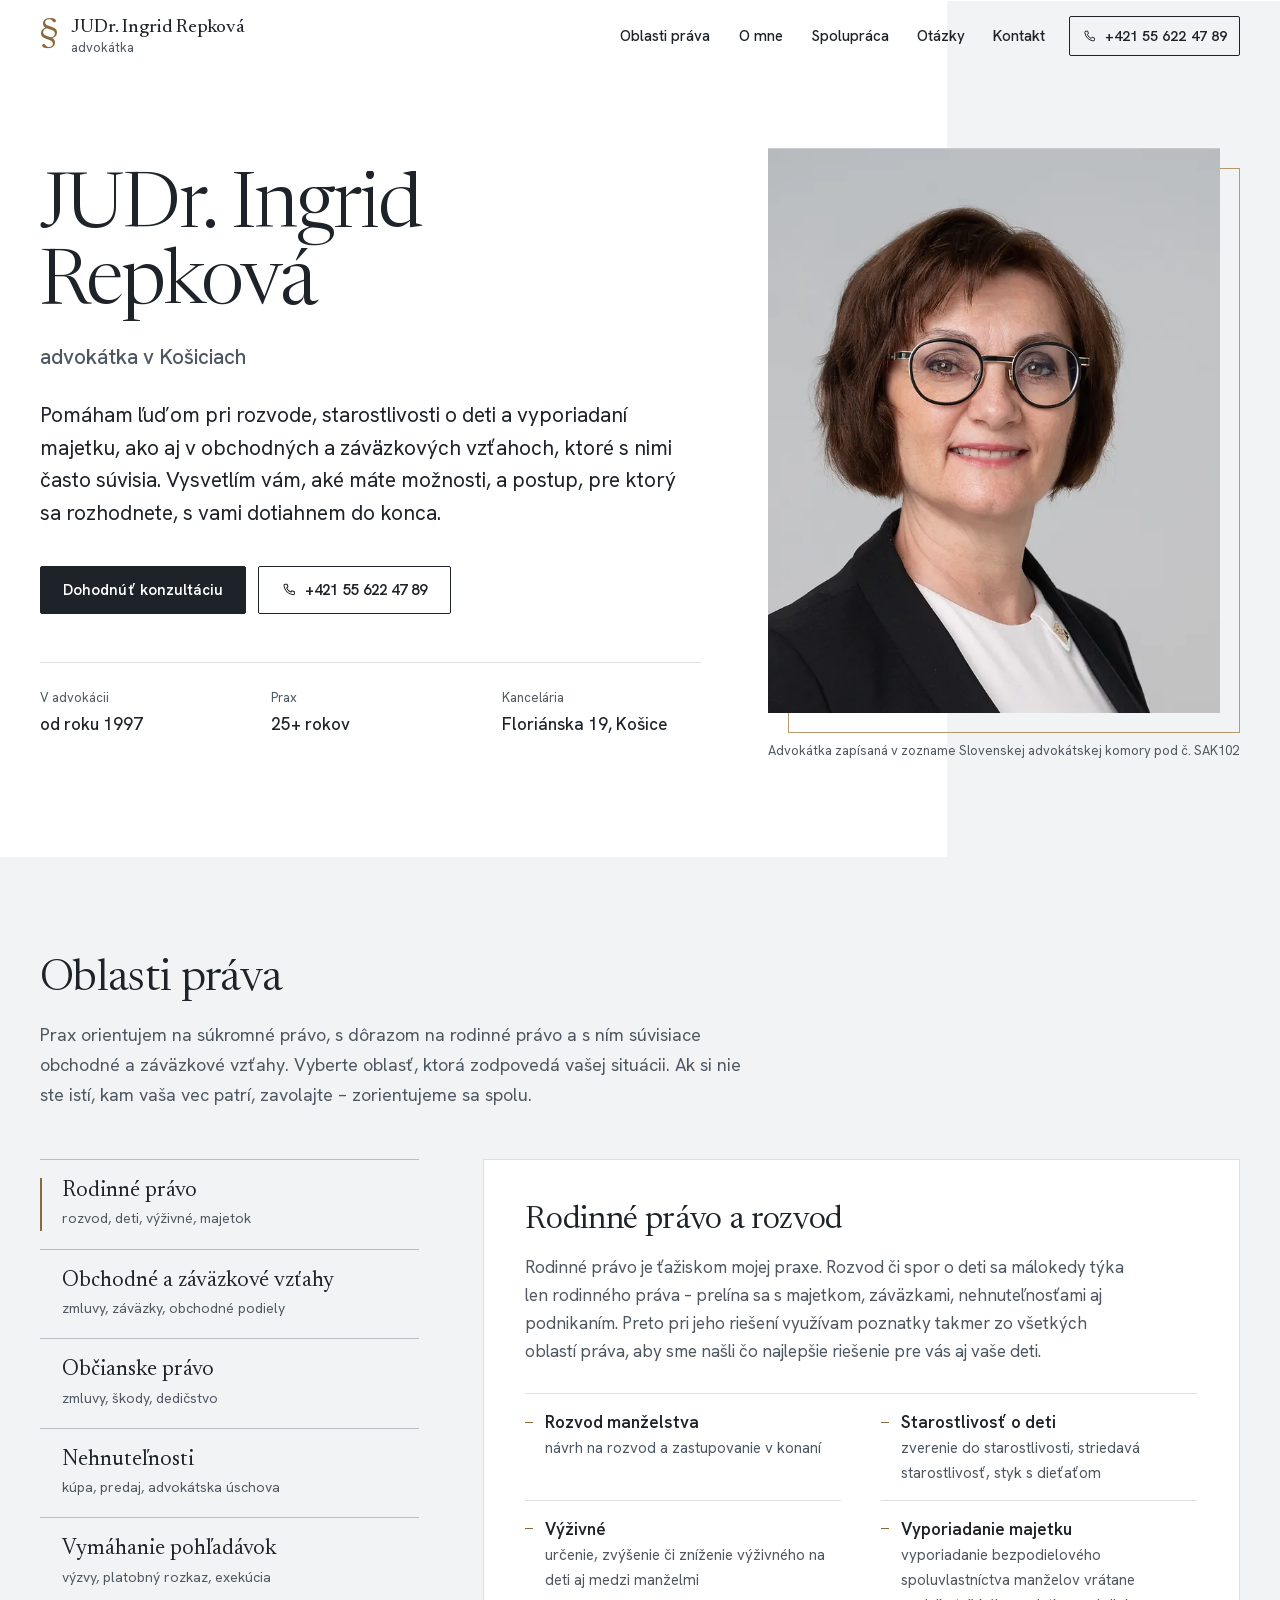
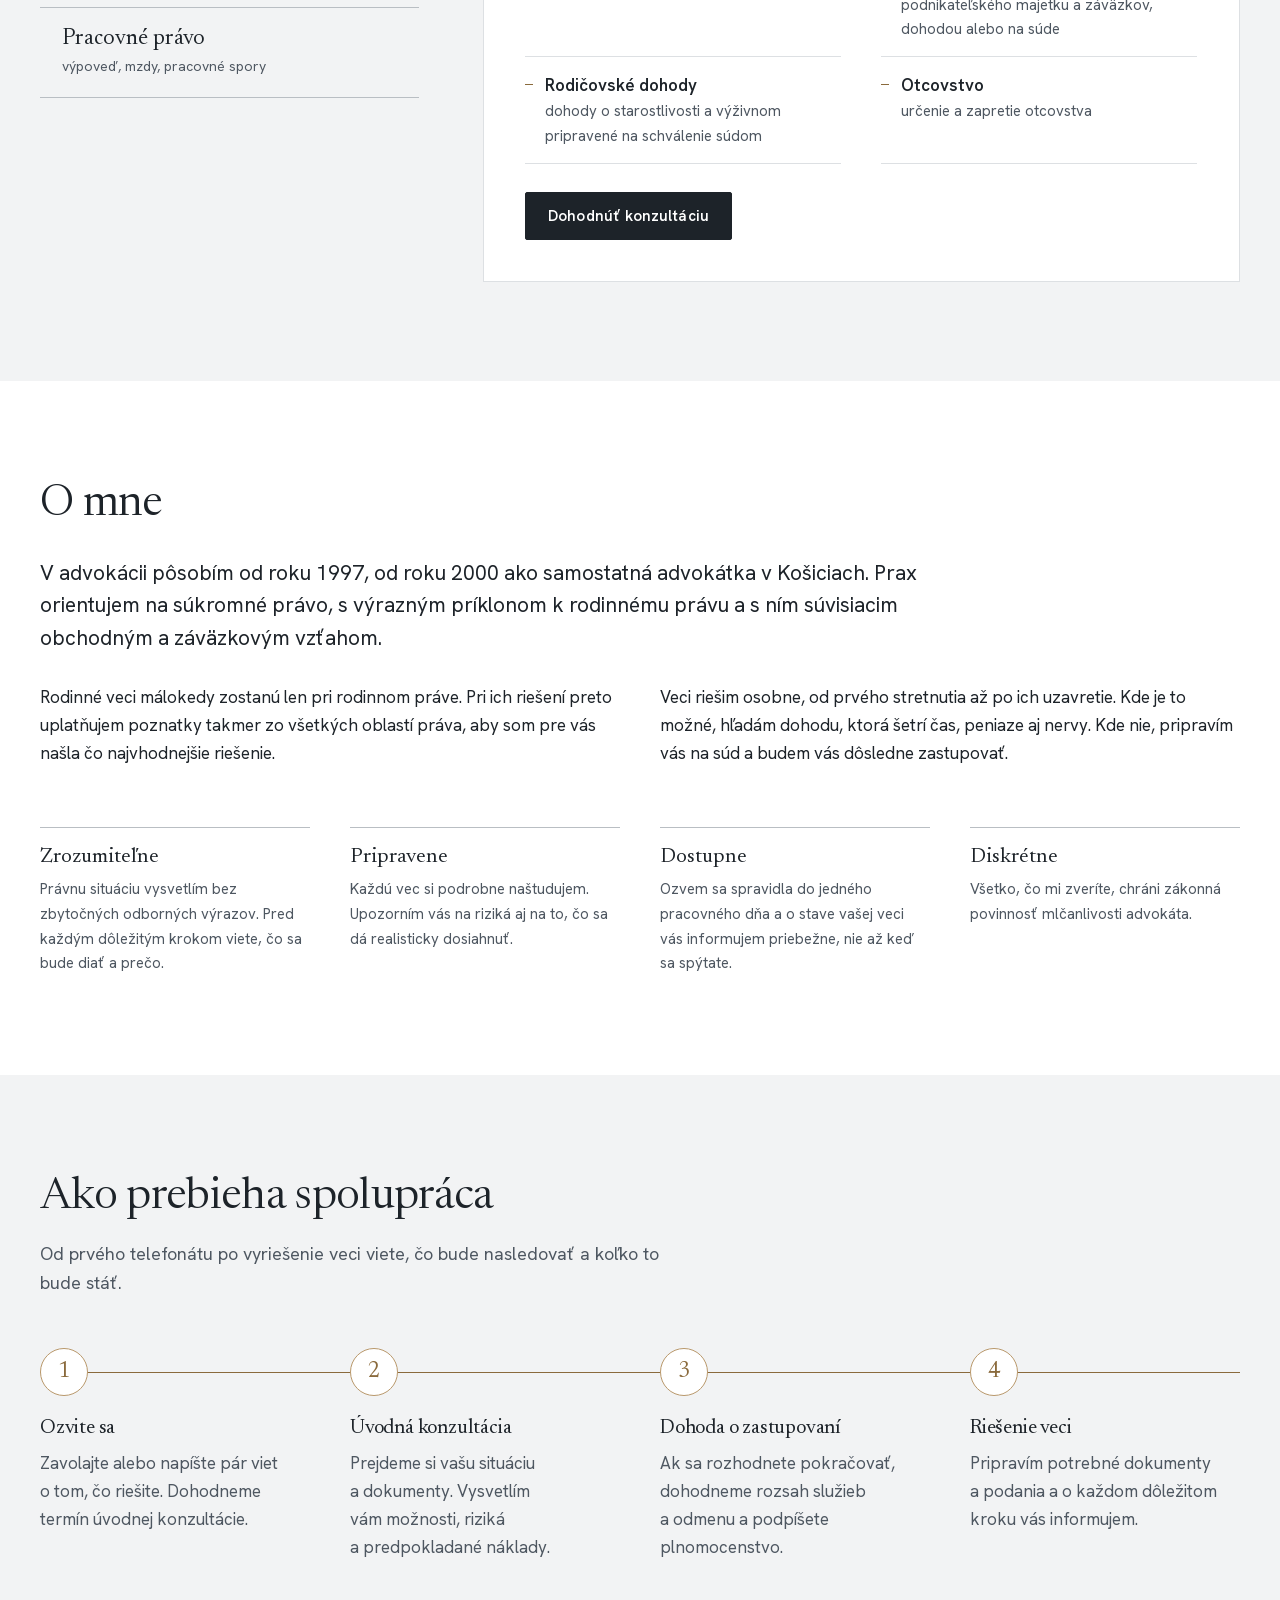
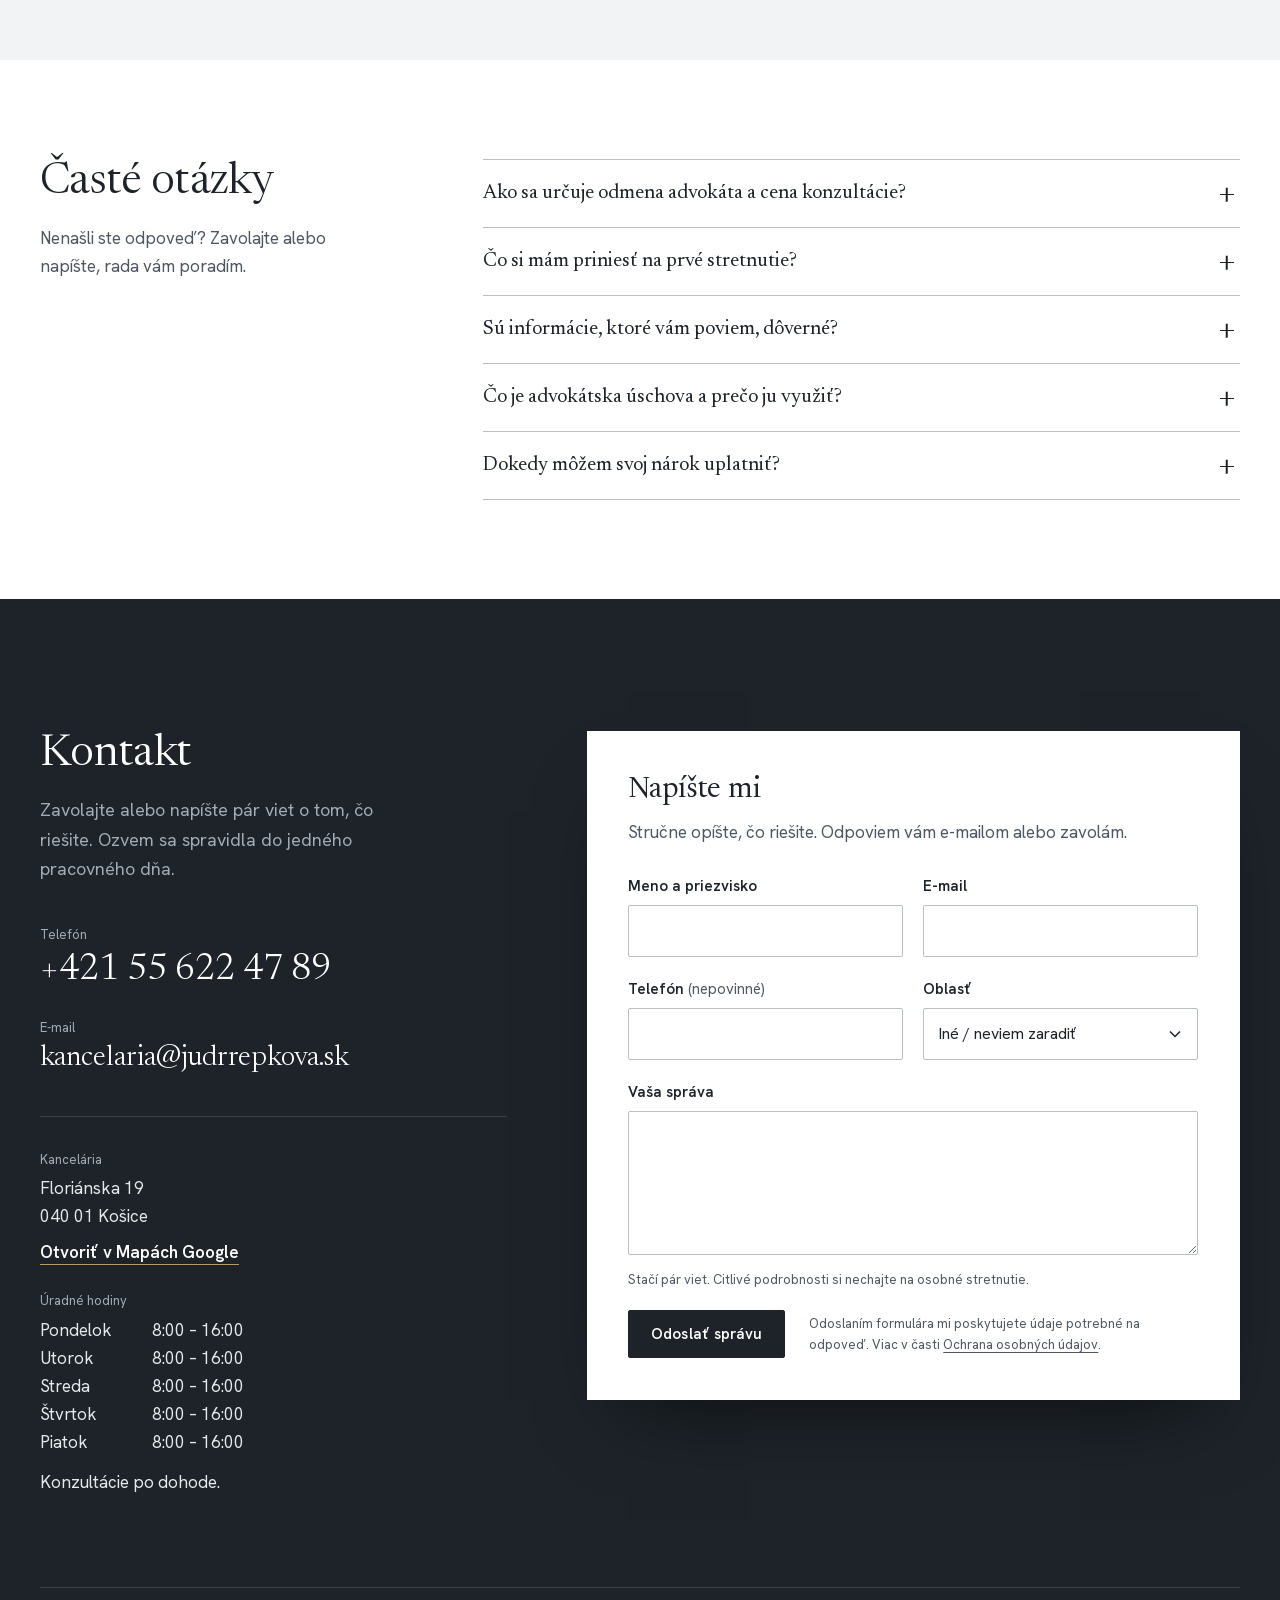
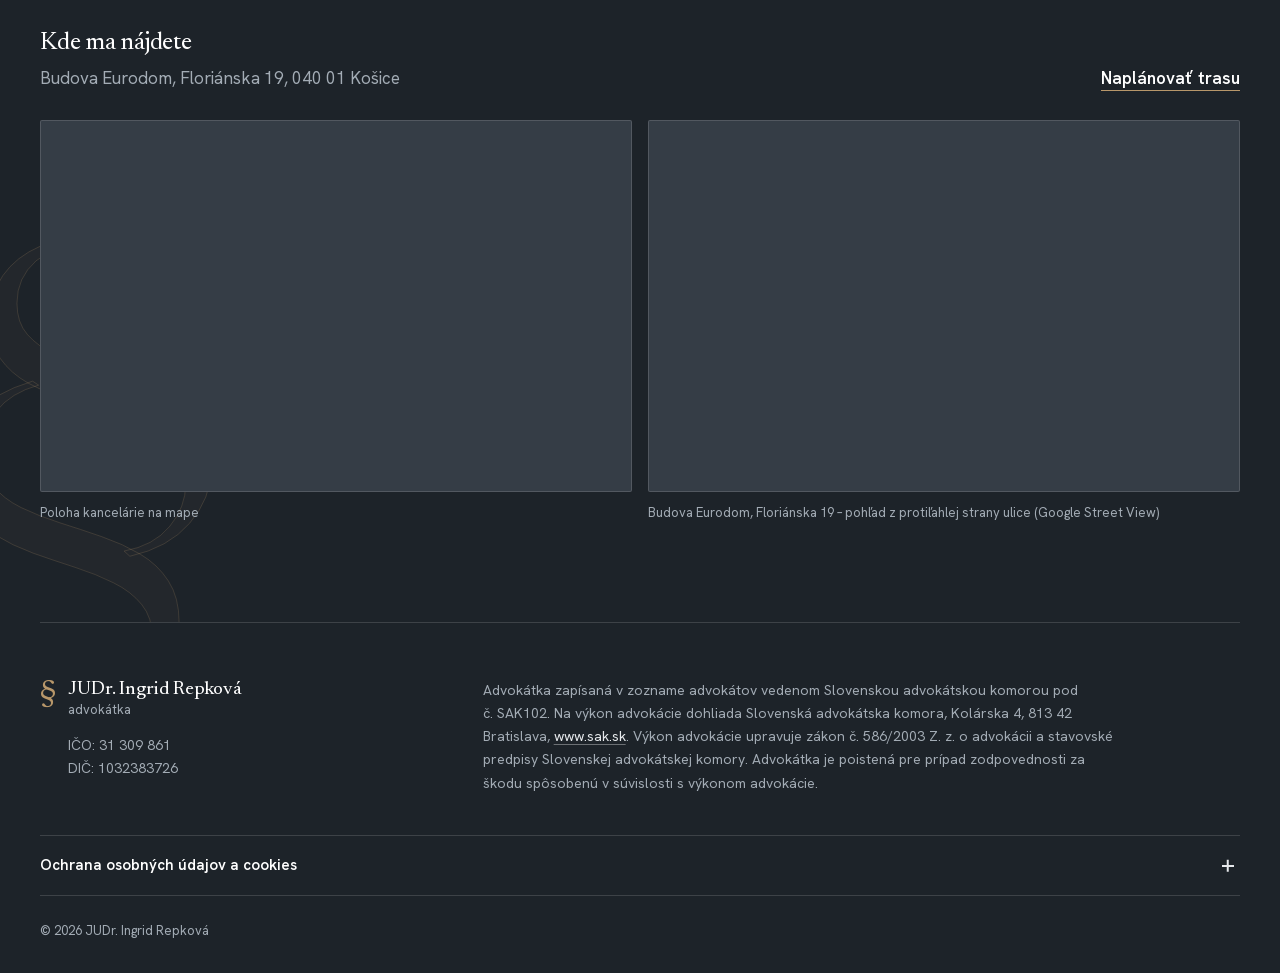
<file: index.html>
<!doctype html>
<html lang="sk">
<head>
<meta charset="utf-8">
<meta name="viewport" content="width=device-width, initial-scale=1, viewport-fit=cover">

<!-- SEO: názov stránky v prehliadači a vo výsledkoch Google (do ~60 znakov) -->
<title>Advokátka Košice – advokátska kancelária JUDr. Ingrid Repková</title>
<!-- SEO: popis vo výsledkoch vyhľadávania (do ~155 znakov) -->
<meta name="description" content="Advokátka JUDr. Ingrid Repková, Košice: rodinné právo a súvisiace obchodné a záväzkové vzťahy, občianske právo, nehnuteľnosti. V advokácii od roku 1997.">
<meta name="robots" content="index, follow, max-image-preview:large">
<link rel="canonical" href="https://www.judrrepkova.sk/">

<!-- Zdieľanie na sociálnych sieťach -->
<meta property="og:type" content="website">
<meta property="og:locale" content="sk_SK">
<meta property="og:site_name" content="JUDr. Ingrid Repková, advokátka">
<meta property="og:title" content="Advokátka Košice – advokátska kancelária JUDr. Ingrid Repková">
<meta property="og:description" content="Advokátka JUDr. Ingrid Repková, Košice: rodinné právo a súvisiace obchodné a záväzkové vzťahy, občianske právo, nehnuteľnosti. V advokácii od roku 1997.">
<meta property="og:url" content="https://www.judrrepkova.sk/">
<meta property="og:image" content="https://www.judrrepkova.sk/assets/img/og-image.jpg">
<meta property="og:image:width" content="1200">
<meta property="og:image:height" content="630">
<meta property="og:image:alt" content="JUDr. Ingrid Repková, advokátka">
<meta name="twitter:card" content="summary_large_image">

<meta name="theme-color" content="#ffffff">
<link rel="icon" href="favicon.ico" sizes="32x32">
<link rel="icon" href="favicon.svg" type="image/svg+xml">
<link rel="apple-touch-icon" href="apple-touch-icon.png">
<link rel="manifest" href="site.webmanifest">
<link rel="preload" href="assets/fonts/newsreader-var.woff2" as="font" type="font/woff2" crossorigin>
<link rel="preload" href="assets/fonts/hanken-grotesk-var.woff2" as="font" type="font/woff2" crossorigin>
<link rel="stylesheet" href="assets/css/style.css?v=13">
<script>document.documentElement.classList.add('js');</script>
<!-- Meranie (Google Tag Manager) a súhlas s cookies – ID kontajnera sa nastavuje v assets/js/consent.js -->
<script src="assets/js/consent.js?v=3"></script>
<script type="application/ld+json">
{
  "@context": "https://schema.org",
  "@graph": [
    {
      "@type": "LegalService",
      "@id": "https://www.judrrepkova.sk/#kancelaria",
      "name": "Advokátska kancelária JUDr. Ingrid Repková",
      "url": "https://www.judrrepkova.sk/",
      "image": "https://www.judrrepkova.sk/assets/img/advokatka-portret-960.jpg",
      "logo": "https://www.judrrepkova.sk/assets/img/icon-512.png",
      "telephone": "+421556224789",
      "email": "kancelaria@judrrepkova.sk",
      "taxID": "1032383726",
      "identifier": {
        "@type": "PropertyValue",
        "propertyID": "IČO",
        "value": "31309861"
      },
      "foundingDate": "2000",
      "address": {
        "@type": "PostalAddress",
        "streetAddress": "Floriánska 19",
        "postalCode": "040 01",
        "addressLocality": "Košice",
        "addressCountry": "SK"
      },
      "geo": {
        "@type": "GeoCoordinates",
        "latitude": 48.71859,
        "longitude": 21.24771
      },
      "hasMap": "https://www.google.com/maps/search/?api=1&query=Flori%C3%A1nska+19,+040+01+Ko%C5%A1ice",
      "areaServed": {
        "@type": "City",
        "name": "Košice"
      },
      "openingHoursSpecification": [
        {
          "@type": "OpeningHoursSpecification",
          "dayOfWeek": [
            "Monday",
            "Tuesday",
            "Wednesday",
            "Thursday",
            "Friday"
          ],
          "opens": "08:00",
          "closes": "16:00"
        }
      ],
      "founder": {
        "@id": "https://www.judrrepkova.sk/#advokatka"
      },
      "hasOfferCatalog": {
        "@type": "OfferCatalog",
        "name": "Oblasti práva",
        "itemListElement": [
          {
            "@type": "Offer",
            "itemOffered": {
              "@type": "Service",
              "name": "Rodinné právo a rozvod",
              "url": "https://www.judrrepkova.sk/#rodinne-pravo",
              "description": "Rozvod, starostlivosť o deti, výživné a vyporiadanie spoločného majetku manželov vrátane podnikateľského majetku a záväzkov."
            }
          },
          {
            "@type": "Offer",
            "itemOffered": {
              "@type": "Service",
              "name": "Obchodné a záväzkové vzťahy",
              "url": "https://www.judrrepkova.sk/#obchodne-pravo",
              "description": "Obchodné zmluvy, porušenie zmluvy, obchodný podiel a podnikanie manželov, založenie a zmeny s.r.o."
            }
          },
          {
            "@type": "Offer",
            "itemOffered": {
              "@type": "Service",
              "name": "Občianske právo a zmluvy",
              "url": "https://www.judrrepkova.sk/#obcianske-pravo",
              "description": "Zmluvy, náhrada škody, dedičstvo, spotrebiteľské a susedské spory."
            }
          },
          {
            "@type": "Offer",
            "itemOffered": {
              "@type": "Service",
              "name": "Nehnuteľnosti a prevod vlastníctva",
              "url": "https://www.judrrepkova.sk/#nehnutelnosti",
              "description": "Kúpne a darovacie zmluvy, advokátska úschova a vklad do katastra."
            }
          },
          {
            "@type": "Offer",
            "itemOffered": {
              "@type": "Service",
              "name": "Vymáhanie pohľadávok",
              "url": "https://www.judrrepkova.sk/#vymahanie-pohladavok",
              "description": "Predžalobné výzvy, platobný rozkaz, exekúcia a konkurz."
            }
          },
          {
            "@type": "Offer",
            "itemOffered": {
              "@type": "Service",
              "name": "Pracovné právo",
              "url": "https://www.judrrepkova.sk/#pracovne-pravo",
              "description": "Pracovné zmluvy, výpoveď, mzdové nároky a pracovné spory."
            }
          }
        ]
      }
    },
    {
      "@type": "Person",
      "@id": "https://www.judrrepkova.sk/#advokatka",
      "name": "Ingrid Repková",
      "honorificPrefix": "JUDr.",
      "jobTitle": "advokátka",
      "description": "Advokátka v Košiciach. V advokácii pôsobí od roku 1997, od roku 2000 ako samostatná advokátka. Venuje sa súkromnému právu, predovšetkým rodinnému právu a súvisiacim obchodným a záväzkovým vzťahom.",
      "knowsAbout": [
        "Rodinné právo",
        "Obchodné a záväzkové vzťahy",
        "Občianske právo",
        "Nehnuteľnosti",
        "Vymáhanie pohľadávok",
        "Pracovné právo"
      ],
      "image": "https://www.judrrepkova.sk/assets/img/advokatka-portret-960.jpg",
      "url": "https://www.judrrepkova.sk/#o-mne",
      "worksFor": {
        "@id": "https://www.judrrepkova.sk/#kancelaria"
      },
      "memberOf": {
        "@type": "Organization",
        "name": "Slovenská advokátska komora",
        "url": "https://www.sak.sk"
      }
    },
    {
      "@type": "WebSite",
      "@id": "https://www.judrrepkova.sk/#web",
      "url": "https://www.judrrepkova.sk/",
      "name": "JUDr. Ingrid Repková, advokátka",
      "inLanguage": "sk-SK",
      "publisher": {
        "@id": "https://www.judrrepkova.sk/#kancelaria"
      }
    },
    {
      "@type": "WebPage",
      "@id": "https://www.judrrepkova.sk/#stranka",
      "url": "https://www.judrrepkova.sk/",
      "name": "Advokátka Košice – advokátska kancelária JUDr. Ingrid Repková",
      "description": "Advokátka JUDr. Ingrid Repková, Košice: rodinné právo a súvisiace obchodné a záväzkové vzťahy, občianske právo, nehnuteľnosti. V advokácii od roku 1997.",
      "isPartOf": {
        "@id": "https://www.judrrepkova.sk/#web"
      },
      "about": {
        "@id": "https://www.judrrepkova.sk/#kancelaria"
      },
      "primaryImageOfPage": "https://www.judrrepkova.sk/assets/img/advokatka-portret-960.jpg",
      "inLanguage": "sk-SK"
    },
    {
      "@type": "FAQPage",
      "@id": "https://www.judrrepkova.sk/#caste-otazky",
      "mainEntity": [
        {
          "@type": "Question",
          "name": "Ako sa určuje odmena advokáta a cena konzultácie?",
          "acceptedAnswer": {
            "@type": "Answer",
            "text": "Cena konzultácie aj odmena za zastupovanie závisí od konkrétnej situácie – najmä od povahy a náročnosti veci a rozsahu potrebnej práce. Pre informácie o cene ma prosím kontaktujte. Odmenu vždy dohodneme vopred: hodinovú, paušálnu alebo za jednotlivé úkony. Ak sa nedohodne, určí sa podľa vyhlášky Ministerstva spravodlivosti SR č. 655/2004 Z. z. o odmenách a náhradách advokátov za poskytovanie právnych služieb."
          }
        },
        {
          "@type": "Question",
          "name": "Čo si mám priniesť na prvé stretnutie?",
          "acceptedAnswer": {
            "@type": "Answer",
            "text": "Všetky dokumenty, ktoré s vecou súvisia: zmluvy, korešpondenciu, rozhodnutia úradov či súdov a stručný prehľad udalostí. Ak ich máte elektronicky, môžete ich poslať aj vopred e-mailom."
          }
        },
        {
          "@type": "Question",
          "name": "Sú informácie, ktoré vám poviem, dôverné?",
          "acceptedAnswer": {
            "@type": "Answer",
            "text": "Áno. Advokát je zo zákona povinný zachovávať mlčanlivosť o všetkých skutočnostiach, o ktorých sa dozvie v súvislosti s poskytovaním právnych služieb."
          }
        },
        {
          "@type": "Question",
          "name": "Čo je advokátska úschova a prečo ju využiť?",
          "acceptedAnswer": {
            "@type": "Answer",
            "text": "Kupujúci zloží kúpnu cenu do úschovy u advokáta a predávajúcemu sa vyplatí až po splnení dohodnutých podmienok, typicky po zápise vlastníckeho práva do katastra. Chráni to kupujúceho aj predávajúceho."
          }
        },
        {
          "@type": "Question",
          "name": "Dokedy môžem svoj nárok uplatniť?",
          "acceptedAnswer": {
            "@type": "Answer",
            "text": "Nároky sa premlčujú a niektoré lehoty sú pomerne krátke. Ak riešite spor, konzultáciu neodkladajte. Posúdim, ktoré lehoty sa vás týkajú."
          }
        }
      ]
    }
  ]
}
</script>
</head>
<body>
<a class="skip-link" href="#obsah">Preskočiť na obsah</a>
<header class="site-header" data-header>
  <div class="container header__inner">
    <a class="brand" href="#uvod">
      <span class="brand__mark" aria-hidden="true">§</span>
      <span class="brand__text">
        <span class="brand__name">JUDr. Ingrid Repková</span>
        <span class="brand__role">advokátka</span>
      </span>
    </a>
    <nav class="site-nav" id="site-nav" aria-label="Hlavná navigácia">
      <ul class="site-nav__list">
        <li><a class="site-nav__link" href="#oblasti-prava">Oblasti práva</a></li>
        <li><a class="site-nav__link" href="#o-mne">O mne</a></li>
        <li><a class="site-nav__link" href="#spolupraca">Spolupráca</a></li>
        <li><a class="site-nav__link" href="#caste-otazky">Otázky</a></li>
        <li><a class="site-nav__link" href="#kontakt">Kontakt</a></li>
      </ul>
      <span class="site-nav__indicator" aria-hidden="true"></span>
      <a class="btn btn--primary btn--block site-nav__cta" href="#formular" data-cta="menu-konzultacia">Dohodnúť konzultáciu</a>
    </nav>
    <div class="header__actions">
      <a class="btn btn--outline btn--small header__phone" href="tel:+421556224789" data-cta="hlavicka-telefon"><svg viewBox="0 0 24 24" aria-hidden="true" focusable="false"><path d="M6.6 3.5h2.6l1.4 4-2 1.4a11.6 11.6 0 0 0 6.5 6.5l1.4-2 4 1.4v2.6a2 2 0 0 1-2.2 2A16.6 16.6 0 0 1 4.6 5.7a2 2 0 0 1 2-2.2Z" fill="none" stroke="currentColor" stroke-width="1.6" stroke-linejoin="round"/></svg><span class="header__phone-number">+421 55 622 47 89</span></a>
      <button class="nav-toggle" type="button" aria-expanded="false" aria-controls="site-nav"><span class="nav-toggle__bars" aria-hidden="true"></span>Menu</button>
    </div>
  </div>
  <div class="progress" aria-hidden="true"><span class="progress__bar"></span></div>
</header>

<main id="obsah">
<section class="hero" id="uvod" aria-labelledby="hero-nadpis">
  <div class="container hero__grid">
    <div class="hero__text">
      <h1 class="hero__title" id="hero-nadpis">
        <span class="hero__name"><span>JUDr. Ingrid Repková</span></span>
        <span class="hero__role">advokátka v&nbsp;Košiciach</span>
      </h1>
      <p class="hero__lead">Pomáham ľuďom pri rozvode, starostlivosti o&nbsp;deti a&nbsp;vyporiadaní majetku, ako aj v&nbsp;obchodných a&nbsp;záväzkových vzťahoch, ktoré s&nbsp;nimi často súvisia. Vysvetlím vám, aké máte možnosti, a&nbsp;postup, pre ktorý sa rozhodnete, s&nbsp;vami dotiahnem do konca.</p>
      <div class="hero__actions">
        <a class="btn btn--primary" href="#formular" data-cta="uvod-konzultacia">Dohodnúť konzultáciu</a>
        <a class="btn btn--outline" href="tel:+421556224789" data-cta="uvod-telefon"><svg viewBox="0 0 24 24" aria-hidden="true" focusable="false"><path d="M6.6 3.5h2.6l1.4 4-2 1.4a11.6 11.6 0 0 0 6.5 6.5l1.4-2 4 1.4v2.6a2 2 0 0 1-2.2 2A16.6 16.6 0 0 1 4.6 5.7a2 2 0 0 1 2-2.2Z" fill="none" stroke="currentColor" stroke-width="1.6" stroke-linejoin="round"/></svg>+421 55 622 47 89</a>
      </div>
      <dl class="facts">
        <div><dt>V&nbsp;advokácii</dt><dd>od roku 1997</dd></div>
        <div><dt>Prax</dt><dd>25+ rokov</dd></div>
        <div><dt>Kancelária</dt><dd>Floriánska 19, Košice</dd></div>
      </dl>
    </div>
    <figure class="portrait">
      <div class="portrait__frame">
        <picture>
          <source type="image/webp" srcset="assets/img/advokatka-portret-640.webp 640w, assets/img/advokatka-portret-960.webp 960w, assets/img/advokatka-portret-1280.webp 1280w" sizes="(min-width: 60em) 30rem, (min-width: 30em) 26rem, 92vw">
          <img src="assets/img/advokatka-portret-960.jpg" srcset="assets/img/advokatka-portret-640.jpg 640w, assets/img/advokatka-portret-960.jpg 960w" sizes="(min-width: 60em) 30rem, (min-width: 30em) 26rem, 92vw" width="960" height="1200" alt="JUDr. Ingrid Repková, advokátka" fetchpriority="high" decoding="async">
        </picture>
      </div>
      <figcaption>Advokátka zapísaná v&nbsp;zozname Slovenskej advokátskej komory pod č.&nbsp;SAK102</figcaption>
    </figure>
  </div>
</section>

<section class="section section--mist" id="oblasti-prava" aria-labelledby="oblasti-nadpis">
  <div class="container">
    <div class="section__head">
      <h2 id="oblasti-nadpis">Oblasti práva</h2>
      <p>Prax orientujem na súkromné právo, s&nbsp;dôrazom na rodinné právo a&nbsp;s&nbsp;ním súvisiace obchodné a&nbsp;záväzkové vzťahy. Vyberte oblasť, ktorá zodpovedá vašej situácii. Ak si nie ste istí, kam vaša vec patrí, zavolajte&nbsp;– zorientujeme sa spolu.</p>
    </div>
    <div class="areas" data-tabs>
      <ul class="areas__nav" data-tablist>
          <li><button class="areas__tab" type="button" data-tab="rodinne-pravo" aria-selected="true"><span class="areas__tab-name">Rodinné právo</span><span class="areas__tab-desc">rozvod, deti, výživné, majetok</span></button></li>
          <li><button class="areas__tab" type="button" data-tab="obchodne-pravo" aria-selected="false"><span class="areas__tab-name">Obchodné a&nbsp;záväzkové vzťahy</span><span class="areas__tab-desc">zmluvy, záväzky, obchodné podiely</span></button></li>
          <li><button class="areas__tab" type="button" data-tab="obcianske-pravo" aria-selected="false"><span class="areas__tab-name">Občianske právo</span><span class="areas__tab-desc">zmluvy, škody, dedičstvo</span></button></li>
          <li><button class="areas__tab" type="button" data-tab="nehnutelnosti" aria-selected="false"><span class="areas__tab-name">Nehnuteľnosti</span><span class="areas__tab-desc">kúpa, predaj, advokátska úschova</span></button></li>
          <li><button class="areas__tab" type="button" data-tab="vymahanie-pohladavok" aria-selected="false"><span class="areas__tab-name">Vymáhanie pohľadávok</span><span class="areas__tab-desc">výzvy, platobný rozkaz, exekúcia</span></button></li>
          <li><button class="areas__tab" type="button" data-tab="pracovne-pravo" aria-selected="false"><span class="areas__tab-name">Pracovné právo</span><span class="areas__tab-desc">výpoveď, mzdy, pracovné spory</span></button></li>
      </ul>
      <div class="areas__panels">
        <article class="area-panel is-active" id="rodinne-pravo">
          <h3 class="area-panel__title">Rodinné právo a rozvod</h3>
          <p class="area-panel__lead">Rodinné právo je ťažiskom mojej praxe. Rozvod či spor o&nbsp;deti sa málokedy týka len rodinného práva&nbsp;– prelína sa s&nbsp;majetkom, záväzkami, nehnuteľnosťami aj podnikaním. Preto pri jeho riešení využívam poznatky takmer zo všetkých oblastí práva, aby sme našli čo najlepšie riešenie pre vás aj vaše deti.</p>
          <ul class="services">
              <li><strong>Rozvod manželstva</strong><span>návrh na rozvod a&nbsp;zastupovanie v&nbsp;konaní</span></li>
              <li><strong>Starostlivosť o&nbsp;deti</strong><span>zverenie do starostlivosti, striedavá starostlivosť, styk s&nbsp;dieťaťom</span></li>
              <li><strong>Výživné</strong><span>určenie, zvýšenie či zníženie výživného na deti aj medzi manželmi</span></li>
              <li><strong>Vyporiadanie majetku</strong><span>vyporiadanie bezpodielového spoluvlastníctva manželov vrátane podnikateľského majetku a&nbsp;záväzkov, dohodou alebo na súde</span></li>
              <li><strong>Rodičovské dohody</strong><span>dohody o&nbsp;starostlivosti a&nbsp;výživnom pripravené na schválenie súdom</span></li>
              <li><strong>Otcovstvo</strong><span>určenie a&nbsp;zapretie otcovstva</span></li>
          </ul>
          <a class="btn btn--primary area-panel__cta" href="#formular" data-oblast="rodinne-pravo">Dohodnúť konzultáciu</a>
        </article>
        <article class="area-panel" id="obchodne-pravo">
          <h3 class="area-panel__title">Obchodné a záväzkové vzťahy</h3>
          <p class="area-panel__lead">Rodinné a&nbsp;majetkové veci sa často prelínajú so zmluvami, dlhmi či podnikaním. Pomáham ľuďom aj podnikateľom pri vzniku a&nbsp;plnení záväzkov aj v&nbsp;sporoch z&nbsp;nich&nbsp;– od prípravy zmluvy až po uplatnenie nároku na súde.</p>
          <ul class="services">
              <li><strong>Podnikanie a&nbsp;rodina</strong><span>obchodný podiel, spoločné podnikanie manželov a&nbsp;záväzky z&nbsp;podnikania pri rozvode</span></li>
              <li><strong>Obchodné zmluvy</strong><span>zmluvy s&nbsp;dodávateľmi a&nbsp;odberateľmi, rámcové a&nbsp;licenčné zmluvy</span></li>
              <li><strong>Porušenie zmluvy</strong><span>vady plnenia, omeškanie, odstúpenie od zmluvy a&nbsp;náhrada škody</span></li>
              <li><strong>Založenie a&nbsp;zmeny spoločnosti</strong><span>založenie s.r.o., prevod obchodného podielu, zmena konateľov a&nbsp;spoločníkov</span></li>
              <li><strong>Obchodné podmienky</strong><span>všeobecné obchodné podmienky vrátane podmienok pre e-shopy</span></li>
              <li><strong>Korporátne dokumenty</strong><span>spoločenské zmluvy, rozhodnutia valného zhromaždenia</span></li>
          </ul>
          <a class="btn btn--primary area-panel__cta" href="#formular" data-oblast="obchodne-pravo">Dohodnúť konzultáciu</a>
        </article>
        <article class="area-panel" id="obcianske-pravo">
          <h3 class="area-panel__title">Občianske právo a zmluvy</h3>
          <p class="area-panel__lead">Zmluvy, škody, nevrátené pôžičky či spory so susedmi sú bežné situácie, ktoré sa bez správneho postupu ľahko skomplikujú. Pomôžem vám ich vyriešiť dohodou alebo pred súdom.</p>
          <ul class="services">
              <li><strong>Zmluvy</strong><span>príprava a&nbsp;kontrola zmlúv, dohôd a&nbsp;uznaní dlhu</span></li>
              <li><strong>Náhrada škody</strong><span>uplatnenie náhrady škody a&nbsp;nemajetkovej ujmy</span></li>
              <li><strong>Spotrebiteľské spory</strong><span>reklamácie, neprijateľné zmluvné podmienky, spory s&nbsp;predajcami</span></li>
              <li><strong>Dedičstvo</strong><span>zastupovanie v&nbsp;dedičskom konaní a&nbsp;príprava závetu</span></li>
              <li><strong>Susedské spory</strong><span>ochrana vlastníctva, obťažovanie susedmi, užívanie pozemkov</span></li>
              <li><strong>Súdne konania</strong><span>žaloby, odvolania a&nbsp;zastupovanie v&nbsp;civilnom konaní</span></li>
          </ul>
          <a class="btn btn--primary area-panel__cta" href="#formular" data-oblast="obcianske-pravo">Dohodnúť konzultáciu</a>
        </article>
        <article class="area-panel" id="nehnutelnosti">
          <h3 class="area-panel__title">Nehnuteľnosti a prevod vlastníctva</h3>
          <p class="area-panel__lead">Kúpa či predaj bytu, domu alebo pozemku býva najväčšou transakciou v&nbsp;živote. Pripravím zmluvy, preverím právny stav nehnuteľnosti a&nbsp;zabezpečím, aby peniaze aj vlastníctvo prešli bezpečne.</p>
          <ul class="services">
              <li><strong>Kúpne a&nbsp;darovacie zmluvy</strong><span>byty, domy, pozemky aj podiely na nehnuteľnostiach</span></li>
              <li><strong>Autorizácia zmlúv</strong><span>autorizácia zmluvy o&nbsp;prevode nehnuteľnosti advokátom</span></li>
              <li><strong>Advokátska úschova</strong><span>vyplatenie kúpnej ceny až po splnení dohodnutých podmienok</span></li>
              <li><strong>Návrh na vklad</strong><span>príprava a&nbsp;podanie návrhu na vklad do katastra nehnuteľností</span></li>
              <li><strong>Nájom</strong><span>nájomné zmluvy a&nbsp;spory z&nbsp;nájmu bytov a&nbsp;nebytových priestorov</span></li>
              <li><strong>Spoluvlastníctvo a&nbsp;vecné bremená</strong><span>vyporiadanie spoluvlastníctva, vecné bremená, susedské spory</span></li>
          </ul>
          <a class="btn btn--primary area-panel__cta" href="#formular" data-oblast="nehnutelnosti">Dohodnúť konzultáciu</a>
        </article>
        <article class="area-panel" id="vymahanie-pohladavok">
          <h3 class="area-panel__title">Vymáhanie pohľadávok</h3>
          <p class="area-panel__lead">Nezaplatená faktúra alebo nevrátená pôžička nemusí skončiť stratou. Navrhnem postup, ktorý zodpovedá výške pohľadávky aj situácii dlžníka, a&nbsp;povediem ho od výzvy až po exekúciu.</p>
          <ul class="services">
              <li><strong>Predžalobná výzva</strong><span>písomná výzva na zaplatenie a&nbsp;rokovanie s&nbsp;dlžníkom</span></li>
              <li><strong>Platobný rozkaz a&nbsp;žaloba</strong><span>návrh na začatie konania a&nbsp;zastupovanie pred súdom</span></li>
              <li><strong>Exekúcia</strong><span>návrh na vykonanie exekúcie a&nbsp;komunikácia so súdnym exekútorom</span></li>
              <li><strong>Konkurz a&nbsp;reštrukturalizácia</strong><span>prihlásenie pohľadávky a&nbsp;zastupovanie veriteľa</span></li>
              <li><strong>Dohody o&nbsp;splátkach</strong><span>uznanie dlhu a&nbsp;splátkový kalendár</span></li>
              <li><strong>Zabezpečenie pohľadávok</strong><span>zmluvné pokuty, záložné právo, ručenie</span></li>
          </ul>
          <a class="btn btn--primary area-panel__cta" href="#formular" data-oblast="vymahanie-pohladavok">Dohodnúť konzultáciu</a>
        </article>
        <article class="area-panel" id="pracovne-pravo">
          <h3 class="area-panel__title">Pracovné právo</h3>
          <p class="area-panel__lead">Pomáham zamestnancom aj zamestnávateľom: pri nastavení pracovných zmlúv a&nbsp;vnútorných predpisov, pri skončení pracovného pomeru aj v&nbsp;pracovnoprávnych sporoch.</p>
          <ul class="services">
              <li><strong>Pracovné zmluvy</strong><span>pracovné zmluvy, dohody a&nbsp;vnútorné predpisy zamestnávateľa</span></li>
              <li><strong>Skončenie pracovného pomeru</strong><span>výpoveď, dohoda a&nbsp;okamžité skončenie</span></li>
              <li><strong>Neplatné skončenie</strong><span>spory o&nbsp;neplatnosť skončenia pracovného pomeru</span></li>
              <li><strong>Mzdové nároky</strong><span>mzda, odstupné, odchodné a&nbsp;náhrady</span></li>
              <li><strong>Konkurenčná doložka</strong><span>zákaz konkurencie a&nbsp;ochrana obchodného tajomstva</span></li>
              <li><strong>Pracovné úrazy</strong><span>náhrada škody pri pracovnom úraze a&nbsp;chorobe z&nbsp;povolania</span></li>
          </ul>
          <a class="btn btn--primary area-panel__cta" href="#formular" data-oblast="pracovne-pravo">Dohodnúť konzultáciu</a>
        </article>
      </div>
    </div>
  </div>
</section>

<section class="section" id="o-mne" aria-labelledby="o-mne-nadpis">
  <div class="container about">
    <h2 id="o-mne-nadpis">O mne</h2>
    <p class="about__lead">V&nbsp;advokácii pôsobím od roku 1997, od roku 2000 ako samostatná advokátka v&nbsp;Košiciach. Prax orientujem na súkromné právo, s&nbsp;výrazným príklonom k&nbsp;rodinnému právu a&nbsp;s&nbsp;ním súvisiacim obchodným a&nbsp;záväzkovým vzťahom.</p>
    <div class="about__body">
      <p>Rodinné veci málokedy zostanú len pri rodinnom práve. Pri ich riešení preto uplatňujem poznatky takmer zo všetkých oblastí práva, aby som pre vás našla čo najvhodnejšie riešenie.</p>
      <p>Veci riešim osobne, od prvého stretnutia až po ich uzavretie. Kde je to možné, hľadám dohodu, ktorá šetrí čas, peniaze aj nervy. Kde nie, pripravím vás na súd a&nbsp;budem vás dôsledne zastupovať.</p>
    </div>
    <dl class="principles">
        <div><dt>Zrozumiteľne</dt><dd>Právnu situáciu vysvetlím bez zbytočných odborných výrazov. Pred každým dôležitým krokom viete, čo sa bude diať a&nbsp;prečo.</dd></div>
        <div><dt>Pripravene</dt><dd>Každú vec si podrobne naštudujem. Upozorním vás na riziká aj na to, čo sa dá realisticky dosiahnuť.</dd></div>
        <div><dt>Dostupne</dt><dd>Ozvem sa spravidla do jedného pracovného dňa a&nbsp;o&nbsp;stave vašej veci vás informujem priebežne, nie až keď sa spýtate.</dd></div>
        <div><dt>Diskrétne</dt><dd>Všetko, čo mi zveríte, chráni zákonná povinnosť mlčanlivosti advokáta.</dd></div>
    </dl>
  </div>
</section>

<section class="section section--mist" id="spolupraca" aria-labelledby="spolupraca-nadpis">
  <div class="container">
    <div class="section__head">
      <h2 id="spolupraca-nadpis">Ako prebieha spolupráca</h2>
      <p>Od prvého telefonátu po vyriešenie veci viete, čo bude nasledovať a&nbsp;koľko to bude stáť.</p>
    </div>
    <ol class="steps">
      <li class="step">
        <h3 class="step__title">Ozvite sa</h3>
        <p>Zavolajte alebo napíšte pár viet o&nbsp;tom, čo riešite. Dohodneme termín úvodnej konzultácie.</p>
      </li>
      <li class="step">
        <h3 class="step__title">Úvodná konzultácia</h3>
        <p>Prejdeme si vašu situáciu a&nbsp;dokumenty. Vysvetlím vám možnosti, riziká a&nbsp;predpokladané náklady.</p>
      </li>
      <li class="step">
        <h3 class="step__title">Dohoda o&nbsp;zastupovaní</h3>
        <p>Ak sa rozhodnete pokračovať, dohodneme rozsah služieb a&nbsp;odmenu a&nbsp;podpíšete plnomocenstvo.</p>
      </li>
      <li class="step">
        <h3 class="step__title">Riešenie veci</h3>
        <p>Pripravím potrebné dokumenty a&nbsp;podania a&nbsp;o&nbsp;každom dôležitom kroku vás informujem.</p>
      </li>
    </ol>
  </div>
</section>

<section class="section" id="caste-otazky" aria-labelledby="otazky-nadpis">
  <div class="container side-head">
    <div class="side-head__title">
      <h2 id="otazky-nadpis">Časté otázky</h2>
      <p>Nenašli ste odpoveď? Zavolajte alebo napíšte, rada vám poradím.</p>
    </div>
    <div class="faq">
      <details class="faq__item">
        <summary class="faq__q">Ako sa určuje odmena advokáta a&nbsp;cena konzultácie?</summary>
        <div class="faq__a"><p>Cena konzultácie aj odmena za zastupovanie závisí od konkrétnej situácie&nbsp;– najmä od povahy a&nbsp;náročnosti veci a&nbsp;rozsahu potrebnej práce. Pre informácie o&nbsp;cene ma prosím <a href="#kontakt">kontaktujte</a>.</p><p>Odmenu vždy dohodneme vopred: hodinovú, paušálnu alebo za jednotlivé úkony. Ak sa nedohodne, určí sa podľa vyhlášky Ministerstva spravodlivosti SR č.&nbsp;655/2004 Z.&nbsp;z. o&nbsp;odmenách a&nbsp;náhradách advokátov za poskytovanie právnych služieb.</p></div>
      </details>
      <details class="faq__item">
        <summary class="faq__q">Čo si mám priniesť na prvé stretnutie?</summary>
        <div class="faq__a"><p>Všetky dokumenty, ktoré s&nbsp;vecou súvisia: zmluvy, korešpondenciu, rozhodnutia úradov či súdov a&nbsp;stručný prehľad udalostí. Ak ich máte elektronicky, môžete ich poslať aj vopred e-mailom.</p></div>
      </details>
      <details class="faq__item">
        <summary class="faq__q">Sú informácie, ktoré vám poviem, dôverné?</summary>
        <div class="faq__a"><p>Áno. Advokát je zo zákona povinný zachovávať mlčanlivosť o&nbsp;všetkých skutočnostiach, o&nbsp;ktorých sa dozvie v&nbsp;súvislosti s&nbsp;poskytovaním právnych služieb.</p></div>
      </details>
      <details class="faq__item">
        <summary class="faq__q">Čo je advokátska úschova a&nbsp;prečo ju využiť?</summary>
        <div class="faq__a"><p>Kupujúci zloží kúpnu cenu do úschovy u&nbsp;advokáta a&nbsp;predávajúcemu sa vyplatí až po splnení dohodnutých podmienok, typicky po zápise vlastníckeho práva do katastra. Chráni to kupujúceho aj predávajúceho.</p></div>
      </details>
      <details class="faq__item">
        <summary class="faq__q">Dokedy môžem svoj nárok uplatniť?</summary>
        <div class="faq__a"><p>Nároky sa premlčujú a&nbsp;niektoré lehoty sú pomerne krátke. Ak riešite spor, konzultáciu neodkladajte. Posúdim, ktoré lehoty sa vás týkajú.</p></div>
      </details>
    </div>
  </div>
</section>

<section class="contact" id="kontakt" aria-labelledby="kontakt-nadpis">
  <div class="container contact__grid">
    <div class="contact__info">
      <h2 id="kontakt-nadpis">Kontakt</h2>
      <p class="contact__lead">Zavolajte alebo napíšte pár viet o&nbsp;tom, čo riešite. Ozvem sa spravidla do jedného pracovného dňa.</p>
      <ul class="contact__channels">
        <li><span class="contact__label">Telefón</span><a class="contact__big" href="tel:+421556224789" data-cta="kontakt-telefon">+421 55 622 47 89</a></li>
        <li><span class="contact__label">E-mail</span><a class="contact__big contact__big--email" href="mailto:kancelaria@judrrepkova.sk" data-cta="kontakt-email">kancelaria@judrrepkova.sk</a></li>
      </ul>
      <dl class="contact__list">
        <div>
          <dt>Kancelária</dt>
          <dd>
            <address>Floriánska 19<br>040 01 Košice</address>
            <a class="text-link" href="https://www.google.com/maps/search/?api=1&amp;query=Flori%C3%A1nska+19,+040+01+Ko%C5%A1ice" rel="noopener" target="_blank">Otvoriť v&nbsp;Mapách Google</a>
          </dd>
        </div>
        <div>
          <dt>Úradné hodiny</dt>
          <dd>
            <ul class="hours">
              <li><span>Pondelok</span> <span>8:00&nbsp;– 16:00</span></li>
              <li><span>Utorok</span> <span>8:00&nbsp;– 16:00</span></li>
              <li><span>Streda</span> <span>8:00&nbsp;– 16:00</span></li>
              <li><span>Štvrtok</span> <span>8:00&nbsp;– 16:00</span></li>
              <li><span>Piatok</span> <span>8:00&nbsp;– 16:00</span></li>
            </ul>
            <p class="hours__note">Konzultácie po dohode.</p>
          </dd>
        </div>
      </dl>
    </div>

    <div class="form-card" id="formular">
      <div class="form-success" id="odoslane" tabindex="-1">
        <svg class="form-success__icon" viewBox="0 0 52 52" aria-hidden="true"><circle cx="26" cy="26" r="24"/><path d="M15 27.5l7.5 7.5L37.5 19"/></svg>
        <h3 class="form-card__title">Ďakujem, správa je odoslaná</h3>
        <p>Ozvem sa vám spravidla do jedného pracovného dňa. Ak je vec naliehavá, zavolajte na <a href="tel:+421556224789" data-cta="potvrdenie-telefon">+421 55 622 47 89</a>.</p>
        <button class="text-link form-success__again" type="button" data-form-again>Napísať ďalšiu správu</button>
      </div>
      <div class="form-wrap">
        <h3 class="form-card__title">Napíšte mi</h3>
        <p class="form-card__intro">Stručne opíšte, čo riešite. Odpoviem vám e-mailom alebo zavolám.</p>
        <p class="form-error" role="alert" hidden>Správu sa nepodarilo odoslať. Skúste to, prosím, znova alebo mi napíšte priamo na <a href="mailto:kancelaria@judrrepkova.sk">kancelaria@judrrepkova.sk</a>.</p>
        <!-- Formulár odosiela služba Web3Forms (web3forms.com). ACCESS KEY získate zadarmo na web3forms.com zadaním e-mailu, kam majú správy chodiť. -->
        <form class="form" action="https://api.web3forms.com/submit" method="post" data-form="kontakt">
          <input type="hidden" name="access_key" value="0fe479ef-baf7-49fb-82a7-c1b05cae6fa5">
          <input type="hidden" name="subject" value="Nová správa z webu">
          <input type="hidden" name="from_name" value="Web JUDr. Ingrid Repková">
          <input type="hidden" name="redirect" value="https://www.judrrepkova.sk/#odoslane">
          <div class="form__row form__row--2">
            <div class="field">
              <label for="f-meno">Meno a priezvisko</label>
              <input id="f-meno" name="Meno" type="text" autocomplete="name" required maxlength="120">
            </div>
            <div class="field">
              <label for="f-email">E-mail</label>
              <input id="f-email" name="email" type="email" autocomplete="email" required maxlength="200">
            </div>
          </div>
          <div class="form__row form__row--2">
            <div class="field">
              <label for="f-telefon">Telefón <span class="field__optional">(nepovinné)</span></label>
              <input id="f-telefon" name="Telefón" type="tel" autocomplete="tel" maxlength="40">
            </div>
            <div class="field">
              <label for="f-oblast">Oblasť</label>
              <select id="f-oblast" name="Oblasť">
                <option value="Rodinné právo" data-slug="rodinne-pravo">Rodinné právo</option>
                <option value="Obchodné a záväzkové vzťahy" data-slug="obchodne-pravo">Obchodné a záväzkové vzťahy</option>
                <option value="Občianske právo" data-slug="obcianske-pravo">Občianske právo</option>
                <option value="Nehnuteľnosti" data-slug="nehnutelnosti">Nehnuteľnosti</option>
                <option value="Vymáhanie pohľadávok" data-slug="vymahanie-pohladavok">Vymáhanie pohľadávok</option>
                <option value="Pracovné právo" data-slug="pracovne-pravo">Pracovné právo</option>
                <option value="Iné / neviem zaradiť" data-slug="ine" selected>Iné / neviem zaradiť</option>
              </select>
            </div>
          </div>
          <div class="field">
            <label for="f-sprava">Vaša správa</label>
            <textarea id="f-sprava" name="Správa" required minlength="10" maxlength="5000" aria-describedby="f-sprava-tip"></textarea>
            <p class="field__hint" id="f-sprava-tip">Stačí pár viet. Citlivé podrobnosti si nechajte na osobné stretnutie.</p>
          </div>
          <div class="form__hp" aria-hidden="true">
            <label for="f-botcheck">Toto pole nevypĺňajte</label>
            <input id="f-botcheck" name="botcheck" type="checkbox" tabindex="-1">
          </div>
          <input type="hidden" name="utm_source">
          <input type="hidden" name="utm_medium">
          <input type="hidden" name="utm_campaign">
          <input type="hidden" name="utm_term">
          <input type="hidden" name="utm_content">
          <input type="hidden" name="gclid">
          <div class="form__submit">
            <button class="btn btn--primary" type="submit">Odoslať správu</button>
            <p class="form__note">Odoslaním formulára mi poskytujete údaje potrebné na odpoveď. Viac v&nbsp;časti <a href="#ochrana-osobnych-udajov">Ochrana osobných údajov</a>.</p>
          </div>
        </form>
      </div>
    </div>
  </div>

  <!-- Mapa a pohľad z ulice sa načítavajú zo služby Google Mapy až pri priblížení k tejto časti stránky -->
  <div class="container location" id="mapa">
    <div class="location__head">
      <div>
        <h3 class="location__title">Kde ma nájdete</h3>
        <p class="location__address">Budova Eurodom, Floriánska&nbsp;19, 040&nbsp;01 Košice</p>
      </div>
      <a class="text-link" href="https://www.google.com/maps/dir/?api=1&amp;destination=Flori%C3%A1nska+19,+040+01+Ko%C5%A1ice" rel="noopener" target="_blank">Naplánovať trasu</a>
    </div>
    <div class="location__views">
      <figure class="location__view">
        <iframe src="https://maps.google.com/maps?q=Flori%C3%A1nska%2019%2C%20040%2001%20Ko%C5%A1ice&amp;z=17&amp;hl=sk&amp;output=embed" title="Mapa: Floriánska 19, Košice" loading="lazy" referrerpolicy="no-referrer-when-downgrade" allowfullscreen></iframe>
        <figcaption>Poloha kancelárie na mape</figcaption>
      </figure>
      <figure class="location__view">
        <iframe src="https://maps.google.com/maps?layer=c&amp;cbll=48.71845,21.24782&amp;cbp=11,352,0,0,-14&amp;hl=sk&amp;output=svembed" title="Pohľad z ulice na budovu Eurodom, Floriánska 19" loading="lazy" referrerpolicy="no-referrer-when-downgrade" allowfullscreen></iframe>
        <figcaption>Budova Eurodom, Floriánska&nbsp;19&nbsp;– pohľad z&nbsp;protiľahlej strany ulice (Google Street View)</figcaption>
      </figure>
    </div>
  </div>
</section>
</main>

<footer class="site-footer">
  <div class="container">
    <div class="footer__top">
      <div class="footer__brand">
        <span class="brand__mark" aria-hidden="true">§</span>
        <div>
          <span class="brand__text">
            <span class="brand__name">JUDr. Ingrid Repková</span>
            <span class="brand__role">advokátka</span>
          </span>
          <p class="footer__ids"><span>IČO: 31 309 861</span> <span>DIČ: 1032383726</span></p>
        </div>
      </div>
      <div class="footer__legal">
        <p>Advokátka zapísaná v&nbsp;zozname advokátov vedenom Slovenskou advokátskou komorou pod č.&nbsp;SAK102. Na výkon advokácie dohliada Slovenská advokátska komora, Kolárska 4, 813&nbsp;42 Bratislava, <a href="https://www.sak.sk" rel="noopener">www.sak.sk</a>. Výkon advokácie upravuje zákon č.&nbsp;586/2003 Z.&nbsp;z. o&nbsp;advokácii a&nbsp;stavovské predpisy Slovenskej advokátskej komory. Advokátka je poistená pre prípad zodpovednosti za škodu spôsobenú v&nbsp;súvislosti s&nbsp;výkonom advokácie.</p>
      </div>
    </div>
    <details class="privacy" id="ochrana-osobnych-udajov">
      <summary class="privacy__summary"><h2 class="privacy__title">Ochrana osobných údajov a&nbsp;cookies</h2></summary>
      <!-- VZOR: text pred zverejnením skontrolujte a doplňte podľa skutočného spracúvania údajov. -->
      <div class="privacy__body">
        <p>Spracúvanie osobných údajov sa riadi nariadením (EÚ) 2016/679 (GDPR) a&nbsp;zákonom č.&nbsp;18/2018 Z.&nbsp;z. o&nbsp;ochrane osobných údajov.</p>

        <h3>Prevádzkovateľ</h3>
        <p>JUDr. Ingrid Repková, advokátka, so sídlom Floriánska 19, 040 01 Košice, IČO: 31 309 861, DIČ: 1032383726, zapísaná v&nbsp;zozname advokátov vedenom Slovenskou advokátskou komorou pod č.&nbsp;SAK102. Kontakt: <a href="mailto:kancelaria@judrrepkova.sk">kancelaria@judrrepkova.sk</a>, +421 55 622 47 89.</p>

        <h3>Aké údaje spracúvam a prečo</h3>
        <div class="table-scroll">
          <table>
            <thead>
              <tr><th scope="col">Účel</th><th scope="col">Údaje</th><th scope="col">Právny základ</th><th scope="col">Ako dlho</th></tr>
            </thead>
            <tbody>
              <tr>
                <td>Odpoveď na otázku z&nbsp;formulára, e-mailu alebo telefonátu</td>
                <td>meno, e-mail, telefón, obsah správy</td>
                <td>opatrenia pred uzavretím zmluvy na vašu žiadosť a&nbsp;oprávnený záujem odpovedať na otázky (čl. 6 ods. 1 písm. b) a&nbsp;f) GDPR)</td>
                <td>najviac 12 mesiacov od poslednej komunikácie, ak nedôjde k&nbsp;uzavretiu zmluvy</td>
              </tr>
              <tr>
                <td>Poskytovanie právnych služieb</td>
                <td>identifikačné a&nbsp;kontaktné údaje a&nbsp;údaje potrebné na vybavenie veci</td>
                <td>plnenie zmluvy a&nbsp;zákonných povinností advokáta (čl. 6 ods. 1 písm. b) a&nbsp;c) GDPR), najmä podľa zákona č.&nbsp;586/2003 Z.&nbsp;z. o&nbsp;advokácii a&nbsp;zákona č.&nbsp;297/2008 Z.&nbsp;z. o&nbsp;ochrane pred legalizáciou príjmov z&nbsp;trestnej činnosti</td>
                <td>počas zastupovania a&nbsp;potom po dobu, ktorú určujú právne a&nbsp;stavovské predpisy</td>
              </tr>
              <tr>
                <td>Účtovníctvo</td>
                <td>fakturačné údaje</td>
                <td>zákonná povinnosť (čl. 6 ods. 1 písm. c) GDPR), zákon č.&nbsp;431/2002 Z.&nbsp;z. o&nbsp;účtovníctve</td>
                <td>10 rokov po roku, ktorého sa doklady týkajú</td>
              </tr>
              <tr>
                <td>Meranie návštevnosti a&nbsp;reklamy (len ak je zapnuté)</td>
                <td>údaje o&nbsp;zariadení a&nbsp;správaní na webe, cookies</td>
                <td>váš súhlas (čl. 6 ods. 1 písm. a) GDPR), ktorý môžete kedykoľvek odvolať</td>
                <td>podľa nastavení nástroja, pozri časť Cookies</td>
              </tr>
            </tbody>
          </table>
        </div>

        <h3>Komu údaje poskytujem</h3>
        <p>Údaje nepredávam ani neposkytujem na marketingové účely tretím stranám. Príjemcami môžu byť:</p>
        <ul>
          <li>poskytovateľ webhostingu (GitHub, Inc.&nbsp;– GitHub Pages) a&nbsp;e-mailových služieb,</li>
          <li>služba Web3Forms, ktorá doručuje správy z&nbsp;kontaktného formulára na môj e-mail,</li>
          <li>Google Ireland Limited pri zobrazení mapy v&nbsp;časti Kontakt (Google Mapy), ktorá pri tom spracúva vašu IP adresu a&nbsp;údaje o&nbsp;prehliadači,</li>
          <li>externý účtovník alebo daňový poradca,</li>
          <li>súdy a&nbsp;orgány verejnej moci v&nbsp;rozsahu potrebnom na vybavenie vašej veci,</li>
          <li>ak s&nbsp;tým súhlasíte, Google Ireland Limited (Google Analytics, Google Ads) a&nbsp;Meta Platforms Ireland Limited.</li>
        </ul>
        <p>Pri hostingu, formulári a&nbsp;nástrojoch Google a&nbsp;Meta môže dôjsť k&nbsp;prenosu údajov mimo EÚ, najmä do USA. Prenos sa uskutočňuje na základe rozhodnutia Európskej komisie o&nbsp;primeranosti ochrany (EU-US Data Privacy Framework) alebo štandardných zmluvných doložiek.</p>

        <h3>Vaše práva</h3>
        <p>Máte právo na prístup k&nbsp;svojim údajom, ich opravu, vymazanie alebo obmedzenie spracúvania, právo na prenosnosť údajov, právo namietať proti spracúvaniu na základe oprávneného záujmu a&nbsp;právo kedykoľvek odvolať súhlas. Niektoré práva môžu byť obmedzené povinnosťou mlčanlivosti advokáta alebo zákonnými povinnosťami uchovávania.</p>
        <p>Svoje práva môžete uplatniť e-mailom na <a href="mailto:kancelaria@judrrepkova.sk">kancelaria@judrrepkova.sk</a>. Ak sa domnievate, že s&nbsp;vašimi údajmi nezaobchádzam správne, môžete podať návrh na začatie konania na Úrad na ochranu osobných údajov Slovenskej republiky, Galvaniho 7/B, 821 04 Bratislava.</p>

        <h3 id="cookies">Cookies</h3>
        <p>Na zapamätanie vašej voľby používa web technicky nevyhnutné úložisko v&nbsp;prehliadači. Ak je na webe zapnuté meranie, analytické a&nbsp;marketingové cookies sa spúšťajú až po vašom súhlase.</p>
        <div class="table-scroll">
          <table>
            <thead>
              <tr><th scope="col">Kategória</th><th scope="col">Na čo slúži</th><th scope="col">Nástroj</th></tr>
            </thead>
            <tbody>
              <tr><td>Nevyhnutné</td><td>zapamätanie vašej voľby cookies</td><td>úložisko prehliadača tohto webu</td></tr>
              <tr><td>Analytické</td><td>meranie návštevnosti a&nbsp;zlepšovanie webu</td><td>Google Analytics</td></tr>
              <tr><td>Marketingové</td><td>meranie úspešnosti reklamy a&nbsp;jej zobrazovanie</td><td>Google Ads, Meta</td></tr>
            </tbody>
          </table>
        </div>
        <p>Mapa a&nbsp;pohľad na budovu v&nbsp;časti Kontakt sa načítavajú zo služby Google Mapy, keď sa k&nbsp;tejto časti stránky priblížite. Google pri tom môže ukladať vlastné cookies podľa svojich <a href="https://policies.google.com/privacy?hl=sk" rel="noopener">zásad ochrany súkromia</a>.</p>
        <p>Voľbu môžete kedykoľvek zmeniť cez odkaz Nastavenia cookies v&nbsp;pätičke stránky.</p>
        <p class="privacy__updated">Posledná aktualizácia: október 2026</p>
      </div>
    </details>
    <div class="footer__bottom">
      <p>© <span data-year>2026</span> JUDr. Ingrid Repková</p>
      <button type="button" data-consent-open hidden>Nastavenia cookies</button>
    </div>
  </div>
</footer>

<div class="mobile-cta" data-mobile-cta>
  <a class="btn btn--outline" href="tel:+421556224789" data-cta="lista-telefon"><svg viewBox="0 0 24 24" aria-hidden="true" focusable="false"><path d="M6.6 3.5h2.6l1.4 4-2 1.4a11.6 11.6 0 0 0 6.5 6.5l1.4-2 4 1.4v2.6a2 2 0 0 1-2.2 2A16.6 16.6 0 0 1 4.6 5.7a2 2 0 0 1 2-2.2Z" fill="none" stroke="currentColor" stroke-width="1.6" stroke-linejoin="round"/></svg>Zavolať</a>
  <a class="btn btn--primary" href="#formular" data-cta="lista-sprava">Napísať správu</a>
</div>
<script src="assets/js/main.js?v=6" defer></script>
</body>
</html>
</file>
<file: assets/css/style.css>
/* ==========================================================================
   Web advokátky – jednostránková verzia
   --------------------------------------------------------------------------
   Farby, písma a rozostupy sú na jednom mieste v :root.
   Paleta vychádza z portrétu: šedá zo štúdiového pozadia fotky,
   grafit zo saka a mosadz z rámu okuliarov.
   Všetky pohyby sa vypnú, ak má návštevník v systéme zapnuté obmedzenie animácií.
   ========================================================================== */

@font-face {
  font-family: "Newsreader";
  src: url("../fonts/newsreader-var.woff2") format("woff2");
  font-weight: 300 500;
  font-style: normal;
  font-display: swap;
}

@font-face {
  font-family: "Hanken Grotesk";
  src: url("../fonts/hanken-grotesk-var.woff2") format("woff2");
  font-weight: 400 700;
  font-style: normal;
  font-display: swap;
}

:root {
  /* Farby */
  --c-white: #ffffff;
  --c-mist: #f2f3f4;
  --c-studio: #c3c6c8;
  --c-ink: #1d2329;
  --c-ink-hover: #353d46;
  --c-slate: #4e5761;
  --c-line: #dde0e3;
  --c-line-strong: #b9bec3;
  --c-brass: #8a6a3c;
  --c-brass-soft: #b8976a;
  --c-brass-light: #d6be94;
  --c-on-dark: #e6e9ec;
  --c-on-dark-muted: #a3acb5;
  --c-line-dark: rgba(255, 255, 255, 0.14);
  --c-error: #a3352b;
  --c-error-bg: #fbeeec;
  --c-success: #2f6b4f;

  /* Písma */
  /* Generickú rodinu (serif / sans-serif) pripája každé použitie, napr. var(--ff-serif), serif */
  --ff-serif: "Newsreader", Georgia, "Times New Roman";
  --ff-sans: "Hanken Grotesk", system-ui, -apple-system, "Segoe UI", Roboto, Arial;

  /* Typografická mierka */
  --fs-xs: 0.8125rem;
  --fs-small: 0.875rem;
  --fs-body: 1.0625rem;
  --fs-lead: clamp(1.125rem, 1.05rem + 0.35vw, 1.3125rem);
  --fs-h3: clamp(1.25rem, 1.15rem + 0.45vw, 1.5rem);
  --fs-h2: clamp(1.875rem, 1.4rem + 1.8vw, 2.75rem);
  --fs-display: clamp(2.75rem, 1.6rem + 4.6vw, 4.75rem);

  /* Rozloženie */
  --container: 75rem;
  --gutter: clamp(1rem, 0.6rem + 2vw, 2.5rem);
  --section: clamp(4rem, 3rem + 4vw, 7rem);
  --header-h: 4.5rem;
  --radius: 2px;

  /* Pohyb */
  --ease-out: cubic-bezier(0.2, 0.7, 0.2, 1);
  --ease-in-out: cubic-bezier(0.65, 0, 0.35, 1);
}

/* --------------------------------------------------------------------------
   Základ
   -------------------------------------------------------------------------- */

*,
*::before,
*::after {
  box-sizing: border-box;
}

html {
  -webkit-text-size-adjust: 100%;
  text-size-adjust: 100%;
  scroll-padding-top: calc(var(--header-h) + 1rem);
}

@media (prefers-reduced-motion: no-preference) {
  html {
    scroll-behavior: smooth;
  }
}

body {
  margin: 0;
  background: var(--c-white);
  color: var(--c-ink);
  font-family: var(--ff-sans), sans-serif;
  font-size: var(--fs-body);
  line-height: 1.65;
  font-kerning: normal;
  -webkit-font-smoothing: antialiased;
  -moz-osx-font-smoothing: grayscale;
}

img,
svg,
picture {
  display: block;
  max-width: 100%;
  height: auto;
}

a {
  color: inherit;
  text-decoration-thickness: 1px;
  text-underline-offset: 0.2em;
}

a:hover {
  color: var(--c-brass);
}

a[href^="tel:"] {
  white-space: nowrap;
}

h1,
h2,
h3 {
  margin: 0;
  font-family: var(--ff-serif), serif;
  font-weight: 400;
  font-optical-sizing: auto;
  line-height: 1.15;
  letter-spacing: -0.01em;
  text-wrap: balance;
}

h2 {
  font-size: var(--fs-h2);
  font-weight: 360;
  line-height: 1.1;
  letter-spacing: -0.015em;
}

h3 {
  font-size: var(--fs-h3);
  font-weight: 420;
  line-height: 1.25;
}

p {
  margin: 0 0 1em;
  text-wrap: pretty;
}

ul,
ol,
dl,
dd {
  margin: 0;
}

address {
  font-style: normal;
}

:focus-visible {
  outline: 2px solid var(--c-brass);
  outline-offset: 3px;
}

::selection {
  background: #e6dccb;
  color: var(--c-ink);
}

.container {
  width: 100%;
  max-width: calc(var(--container) + 2 * var(--gutter));
  margin-inline: auto;
  padding-inline: var(--gutter);
}

.visually-hidden {
  position: absolute !important;
  width: 1px;
  height: 1px;
  padding: 0;
  margin: -1px;
  overflow: hidden;
  clip: rect(0, 0, 0, 0);
  white-space: nowrap;
  border: 0;
}

.skip-link {
  position: absolute;
  top: -10rem;
  left: 1rem;
  z-index: 200;
  padding: 0.75rem 1rem;
  background: var(--c-ink);
  color: var(--c-white);
  font-weight: 600;
  text-decoration: none;
}

.skip-link:focus {
  top: 1rem;
  color: var(--c-white);
}

/* --------------------------------------------------------------------------
   Tlačidlá a odkazy
   -------------------------------------------------------------------------- */

.btn {
  display: inline-flex;
  align-items: center;
  justify-content: center;
  gap: 0.5rem;
  min-height: 3rem;
  padding: 0.75rem 1.375rem;
  border: 1px solid transparent;
  border-radius: var(--radius);
  font-family: var(--ff-sans), sans-serif;
  font-size: 0.9375rem;
  font-weight: 600;
  line-height: 1.2;
  letter-spacing: 0.005em;
  text-align: center;
  text-decoration: none;
  cursor: pointer;
  transition: background-color 0.2s ease, color 0.2s ease, border-color 0.2s ease;
}

.btn svg {
  flex: none;
  width: 1.05em;
  height: 1.05em;
}

.btn--primary {
  background: var(--c-ink);
  border-color: var(--c-ink);
  color: var(--c-white);
}

.btn--primary:hover {
  background: var(--c-ink-hover);
  border-color: var(--c-ink-hover);
  color: var(--c-white);
}

.btn--outline {
  background: transparent;
  border-color: var(--c-ink);
  color: var(--c-ink);
}

.btn--outline:hover {
  background: var(--c-ink);
  color: var(--c-white);
}

.btn--small {
  min-height: 2.5rem;
  padding: 0.5rem 1rem;
  font-size: 0.875rem;
}

.btn--block {
  width: 100%;
}

.btn[disabled] {
  opacity: 0.65;
  cursor: progress;
}

.text-link {
  padding: 0;
  background: none;
  border: 0;
  color: inherit;
  font: inherit;
  font-weight: 600;
  text-decoration: underline;
  text-decoration-color: var(--c-brass);
  text-underline-offset: 0.35em;
  cursor: pointer;
}

.text-link:hover {
  color: var(--c-brass);
}

/* --------------------------------------------------------------------------
   Hlavička: pri posúvaní dostane linku a tieň, mosadzný pásik ukazuje,
   koľko stránky je prečítanej, a podčiarknutie v menu sa presúva
   na sekciu, ktorá je práve na obrazovke.
   -------------------------------------------------------------------------- */

.site-header {
  --progress: 0; /* podiel prečítanej stránky (0–1), nastavuje main.js pri posúvaní */
  position: sticky;
  top: 0;
  z-index: 50;
  background: rgba(255, 255, 255, 0.95);
  border-bottom: 1px solid transparent;
  transition: border-color 0.25s ease, box-shadow 0.25s ease, background-color 0.25s ease;
}

@supports ((-webkit-backdrop-filter: blur(1px)) or (backdrop-filter: blur(1px))) {
  .site-header {
    -webkit-backdrop-filter: saturate(1.4) blur(12px);
    backdrop-filter: saturate(1.4) blur(12px);
  }
}

/* Na úplnom vrchu je hlavička priehľadná, aby šedá stena za portrétom siahala až hore */
.js .site-header:not(.is-scrolled):not(.menu-open) {
  background: transparent;
  -webkit-backdrop-filter: none;
  backdrop-filter: none;
}

.site-header.is-scrolled {
  border-bottom-color: var(--c-line);
  box-shadow: 0 10px 30px -24px rgba(29, 35, 41, 0.45);
}

.site-header.menu-open {
  background: var(--c-white);
}

.header__inner {
  display: flex;
  align-items: center;
  gap: 1.5rem;
  min-height: var(--header-h);
}

.progress {
  position: absolute;
  right: 0;
  bottom: -1px;
  left: 0;
  height: 2px;
  pointer-events: none;
}

.progress__bar {
  display: block;
  height: 100%;
  background: var(--c-brass);
  transform: scaleX(var(--progress));
  transform-origin: 0 50%;
}

.brand {
  display: inline-flex;
  align-items: center;
  gap: 0.75rem;
  margin-right: auto;
  text-decoration: none;
}

.brand:hover {
  color: inherit;
}

.brand__mark {
  font-family: var(--ff-serif), serif;
  font-size: 2.25rem;
  font-weight: 400;
  line-height: 1;
  color: var(--c-brass);
}

.brand__text {
  display: flex;
  flex-direction: column;
  line-height: 1.2;
}

.brand__name {
  font-family: var(--ff-serif), serif;
  font-size: 1.1875rem;
  font-weight: 450;
  letter-spacing: -0.005em;
}

.brand__role {
  font-size: var(--fs-xs);
  color: var(--c-slate);
}

.site-nav {
  position: relative;
}

.site-nav__list {
  display: flex;
  gap: clamp(1.25rem, 2.2vw, 2rem);
  padding: 0;
  list-style: none;
}

.site-nav__link {
  display: block;
  padding: 0.5rem 0;
  font-size: 0.9375rem;
  font-weight: 500;
  text-decoration: none;
  transition: color 0.2s ease;
}

.site-nav__link.is-active {
  color: var(--c-ink);
}

.site-nav__link:hover {
  color: var(--c-brass);
}

.site-nav__indicator {
  /* Polohu a šírku podčiarknutia nastavuje main.js podľa aktívnej položky menu */
  --x: 0px;
  --w: 0px;
  position: absolute;
  bottom: 0.2rem;
  left: 0;
  width: var(--w);
  height: 1px;
  background: var(--c-brass);
  opacity: 0;
  transform: translateX(var(--x));
  transition: transform 0.45s var(--ease-out), width 0.45s var(--ease-out), opacity 0.25s ease;
  pointer-events: none;
}

.site-nav.has-active .site-nav__indicator {
  opacity: 1;
}

.site-nav__cta {
  display: none;
}

.header__actions {
  display: flex;
  align-items: center;
  gap: 0.5rem;
}

.header__phone {
  padding-inline: 0.75rem;
}

.nav-toggle {
  display: none;
  align-items: center;
  gap: 0.625rem;
  min-height: 2.5rem;
  padding: 0.5rem 0.75rem;
  background: transparent;
  border: 1px solid var(--c-line-strong);
  border-radius: var(--radius);
  color: var(--c-ink);
  font: 600 0.875rem/1 var(--ff-sans), sans-serif;
  cursor: pointer;
}

.nav-toggle__bars,
.nav-toggle__bars::before,
.nav-toggle__bars::after {
  display: block;
  width: 1.125rem;
  height: 1.5px;
  background: currentColor;
  transition: transform 0.25s ease, background-color 0.2s ease;
}

.nav-toggle__bars {
  position: relative;
}

.nav-toggle__bars::before,
.nav-toggle__bars::after {
  content: "";
  position: absolute;
  left: 0;
}

.nav-toggle__bars::before {
  top: -5px;
}

.nav-toggle__bars::after {
  top: 5px;
}

.nav-toggle[aria-expanded="true"] .nav-toggle__bars {
  background: transparent;
}

.nav-toggle[aria-expanded="true"] .nav-toggle__bars::before {
  top: 0;
  transform: rotate(45deg);
}

.nav-toggle[aria-expanded="true"] .nav-toggle__bars::after {
  top: 0;
  transform: rotate(-45deg);
}

/* Číslo telefónu v hlavičke len na širokých obrazovkách, inak ikonka */
@media (max-width: 74.99em) {
  .header__phone-number {
    position: absolute;
    width: 1px;
    height: 1px;
    overflow: hidden;
    clip: rect(0, 0, 0, 0);
    white-space: nowrap;
  }
}

@media (max-width: 59.99em) {
  :root {
    --header-h: 4rem;
  }

  .brand__mark {
    font-size: 1.875rem;
  }

  .brand__name {
    font-size: 1.0625rem;
  }

  .nav-toggle {
    display: inline-flex;
  }

  .header__inner {
    flex-wrap: wrap;
    gap: 0 1rem;
  }

  /* Bez JavaScriptu je menu trvalo zobrazené pod hlavičkou */
  .site-nav {
    order: 3;
    width: 100%;
    padding-bottom: 1.25rem;
  }

  /* S JavaScriptom sa menu otvára ako panel pod hlavičkou a neposúva obsah stránky */
  .js .site-nav {
    position: absolute;
    top: 100%;
    right: 0;
    left: 0;
    max-height: calc(100vh - var(--header-h));
    padding: 0 var(--gutter) 1.5rem;
    overflow-y: auto;
    background: var(--c-white);
    border-bottom: 1px solid var(--c-line);
    box-shadow: 0 24px 40px -28px rgba(29, 35, 41, 0.45);
  }

  /* Na mobile počíta aj s lištou prehliadača, ktorá sa pri posúvaní skrýva */
  @supports (height: 100dvh) {
    .js .site-nav {
      max-height: calc(100dvh - var(--header-h));
    }
  }

  .js .site-nav.is-open {
    animation: menu-in 0.25s var(--ease-out) both;
  }

  .js .site-nav:not(.is-open) {
    display: none;
  }

  .site-nav__list {
    flex-direction: column;
    gap: 0;
    border-top: 1px solid var(--c-line);
  }

  .site-nav__link {
    padding: 0.875rem 0;
    border-bottom: 1px solid var(--c-line);
    font-family: var(--ff-serif), serif;
    font-size: 1.375rem;
    font-weight: 400;
  }

  .site-nav__link.is-active {
    color: var(--c-brass);
  }

  .site-nav__indicator {
    display: none;
  }

  .site-nav__cta {
    display: flex;
    margin-top: 1.25rem;
  }
}

@media (max-width: 39.99em) {
  .brand__role {
    display: none;
  }
}

/* --------------------------------------------------------------------------
   Úvod s portrétom
   -------------------------------------------------------------------------- */

.hero {
  position: relative;
  isolation: isolate;
  overflow: hidden;
  margin-top: calc(-1 * var(--header-h));
  padding-block: calc(var(--header-h) + clamp(2.5rem, 1.5rem + 4vw, 5.5rem)) clamp(3.5rem, 2rem + 5vw, 7rem);
}

/* Šedá „stena“ za portrétom nadväzuje na štúdiové pozadie fotky */
@media (min-width: 60em) {
  .hero::before {
    content: "";
    position: absolute;
    top: 0;
    right: 0;
    bottom: 0;
    left: calc(50% + min(23rem, 24vw));
    z-index: -1;
    background: var(--c-mist);
  }
}

.hero__grid {
  display: grid;
  gap: clamp(2.5rem, 1rem + 4vw, 5rem);
  align-items: center;
}

@media (min-width: 60em) {
  .hero__grid {
    grid-template-columns: minmax(0, 7fr) minmax(0, 5fr);
  }
}

.hero__title {
  font-size: var(--fs-display);
  font-weight: 340;
  line-height: 1.02;
  letter-spacing: -0.022em;
}

.hero__name {
  display: block;
}

.hero__name > span {
  display: block;
}

.hero__role {
  display: block;
  margin-top: 1rem;
  font-family: var(--ff-sans), sans-serif;
  font-size: var(--fs-lead);
  font-weight: 500;
  line-height: 1.4;
  letter-spacing: 0;
  color: var(--c-slate);
}

.hero__lead {
  max-width: 34em;
  margin: 1.75rem 0 2.25rem;
  font-size: var(--fs-lead);
  line-height: 1.55;
}

.hero__actions {
  display: flex;
  flex-wrap: wrap;
  gap: 0.75rem;
}

.facts {
  display: grid;
  grid-template-columns: repeat(2, minmax(0, 1fr));
  gap: 1rem 2rem;
  margin: 3rem 0 0;
  padding-top: 1.5rem;
  border-top: 1px solid var(--c-line);
}

/* Na úzkej obrazovke nepárna posledná položka (kancelária) cez celú šírku */
.facts > div:last-child:nth-child(odd) {
  grid-column: 1 / -1;
}

@media (min-width: 36em) {
  .facts {
    grid-template-columns: repeat(3, minmax(0, 1fr));
  }

  .facts > div:last-child:nth-child(odd) {
    grid-column: auto;
  }
}

.facts dt {
  font-size: var(--fs-xs);
  color: var(--c-slate);
}

.facts dd {
  margin: 0.125rem 0 0;
  font-weight: 500;
}

.portrait {
  width: 100%;
  max-width: 30rem;
  margin: 0;
  justify-self: end;
}

/* Mosadzný rám posunutý za fotkou */
.portrait__frame {
  position: relative;
  isolation: isolate;
  margin: 0 1.25rem 1.25rem 0;
}

.portrait__frame::after {
  content: "";
  position: absolute;
  inset: 1.25rem -1.25rem -1.25rem 1.25rem;
  z-index: -1;
  border: 1px solid var(--c-brass-soft);
  pointer-events: none;
}

.portrait img {
  width: 100%;
  aspect-ratio: 4 / 5;
  object-fit: cover;
  background: var(--c-studio);
}

.portrait figcaption {
  margin-top: 1.75rem;
  font-size: var(--fs-xs);
  line-height: 1.5;
  color: var(--c-slate);
}

@media (max-width: 59.99em) {
  .portrait {
    max-width: 26rem;
    justify-self: start;
  }

  .portrait__frame {
    margin: 0 0.75rem 0.75rem 0;
  }

  .portrait__frame::after {
    inset: 0.75rem -0.75rem -0.75rem 0.75rem;
  }
}

/* Úvodná animácia pri načítaní: jediný zladený pohyb na stránke */
@media (prefers-reduced-motion: no-preference) {
  .hero__name {
    overflow: hidden;
    padding-bottom: 0.1em;
    margin-bottom: -0.1em;
  }

  .hero__name > span {
    animation: rise 0.95s var(--ease-out) both;
  }

  .hero__role,
  .hero__lead,
  .hero__actions,
  .hero .facts,
  .portrait figcaption {
    animation: fade-up 0.8s var(--ease-out) both;
  }

  .hero__role {
    animation-delay: 0.18s;
  }

  .hero__lead {
    animation-delay: 0.3s;
  }

  .hero__actions {
    animation-delay: 0.42s;
  }

  .hero .facts {
    animation-delay: 0.54s;
  }

  .portrait picture {
    animation: wipe 1.25s var(--ease-in-out) 0.1s both;
  }

  .portrait__frame::after {
    animation: frame-in 0.9s var(--ease-out) 0.85s both;
  }

  .portrait figcaption {
    animation-delay: 1s;
  }
}

@keyframes menu-in {
  from {
    opacity: 0;
    transform: translateY(-0.5rem);
  }

  to {
    opacity: 1;
    transform: none;
  }
}

@keyframes rise {
  from {
    transform: translateY(105%);
  }

  to {
    transform: none;
  }
}

@keyframes fade-up {
  from {
    opacity: 0;
    transform: translateY(10px);
  }

  to {
    opacity: 1;
    transform: none;
  }
}

@keyframes wipe {
  from {
    clip-path: inset(100% 0 0 0);
  }

  to {
    clip-path: inset(0 0 0 0);
  }
}

@keyframes frame-in {
  from {
    opacity: 0;
    transform: translate(-0.75rem, -0.75rem);
  }

  to {
    opacity: 1;
    transform: none;
  }
}

/* --------------------------------------------------------------------------
   Sekcie
   -------------------------------------------------------------------------- */

.section {
  padding-block: var(--section);
}

.section--mist {
  background: var(--c-mist);
}

.section__head {
  max-width: 44rem;
  margin-bottom: clamp(2rem, 1.5rem + 2vw, 3.5rem);
}

.section__head p {
  margin: 1rem 0 0;
  color: var(--c-slate);
  font-size: 1.125rem;
}

/* --------------------------------------------------------------------------
   Oblasti práva – prepínací panel (bez JavaScriptu sa zobrazia všetky naraz)
   -------------------------------------------------------------------------- */

.areas {
  display: grid;
  gap: 1.75rem;
}

@media (min-width: 60em) {
  .js .areas {
    grid-template-columns: minmax(0, 4fr) minmax(0, 8fr);
    gap: 4rem;
    align-items: start;
  }
}

.areas__nav {
  display: none;
  padding: 0;
  list-style: none;
}

.js .areas__nav {
  display: block;
}

.areas__tab {
  position: relative;
  display: block;
  width: 100%;
  padding: 1.125rem 0.5rem 1.125rem 1.375rem;
  background: none;
  border: 0;
  border-top: 1px solid var(--c-line-strong);
  color: var(--c-ink);
  font: inherit;
  text-align: left;
  cursor: pointer;
}

.areas__nav li:last-child .areas__tab {
  border-bottom: 1px solid var(--c-line-strong);
}

.areas__tab::before {
  content: "";
  position: absolute;
  top: 1.125rem;
  bottom: 1.125rem;
  left: 0;
  width: 2px;
  background: var(--c-brass);
  transform: scaleY(0);
  transform-origin: 50% 0;
  transition: transform 0.35s var(--ease-out);
}

.areas__tab[aria-selected="true"]::before {
  transform: scaleY(1);
}

.areas__tab-name {
  display: block;
  font-family: var(--ff-serif), serif;
  font-size: 1.375rem;
  line-height: 1.25;
  transition: color 0.2s ease;
}

.areas__tab-desc {
  display: block;
  margin-top: 0.125rem;
  font-size: var(--fs-small);
  color: var(--c-slate);
}

.areas__tab:hover .areas__tab-name {
  color: var(--c-brass);
}

.areas__tab[aria-selected="true"] .areas__tab-name {
  color: var(--c-ink);
}

/* Na mobile sú oblasti posuvný rad prepínačov */
@media (max-width: 59.99em) {
  .js .areas__nav {
    display: flex;
    gap: 0.5rem;
    margin-inline: calc(-1 * var(--gutter));
    padding: 0 var(--gutter) 0.25rem;
    overflow-x: auto;
    scroll-snap-type: x proximity;
    scroll-padding-inline: var(--gutter);
    scrollbar-width: none;
  }

  .js .areas__nav::-webkit-scrollbar {
    display: none;
  }

  .areas__nav li {
    flex: none;
    scroll-snap-align: start;
  }

  .areas__tab,
  .areas__nav li:last-child .areas__tab {
    padding: 0.625rem 1rem;
    background: var(--c-white);
    border: 1px solid var(--c-line-strong);
    border-radius: var(--radius);
    white-space: nowrap;
    transition: background-color 0.2s ease, border-color 0.2s ease;
  }

  .areas__tab::before,
  .areas__tab-desc {
    display: none;
  }

  .areas__tab-name {
    font-family: var(--ff-sans), sans-serif;
    font-size: 0.9375rem;
    font-weight: 600;
  }

  .areas__tab[aria-selected="true"] {
    background: var(--c-ink);
    border-color: var(--c-ink);
  }

  .areas__tab[aria-selected="true"] .areas__tab-name,
  .areas__tab[aria-selected="true"]:hover .areas__tab-name {
    color: var(--c-white);
  }
}

.areas__panels {
  display: grid;
  gap: 1.5rem;
}

.area-panel {
  padding: clamp(1.5rem, 1rem + 2vw, 2.75rem);
  background: var(--c-white);
  border: 1px solid var(--c-line);
}

/* Panely ležia na sebe, takže výška sa pri prepnutí nemení */
.js .area-panel {
  grid-area: 1 / 1;
  transition: opacity 0.4s var(--ease-out) 0.05s, transform 0.4s var(--ease-out) 0.05s, visibility 0s linear 0s;
}

.js .area-panel:not(.is-active) {
  visibility: hidden;
  opacity: 0;
  transform: translateY(0.5rem);
  transition: opacity 0.2s ease, transform 0.2s ease, visibility 0s linear 0.2s;
}

.area-panel__title {
  font-size: clamp(1.5rem, 1.25rem + 1vw, 2.125rem);
  font-weight: 380;
  line-height: 1.15;
}

.area-panel__lead {
  max-width: 60ch;
  margin: 0.875rem 0 1.75rem;
  color: var(--c-slate);
}

.area-panel__cta {
  margin-top: 1.75rem;
}

.services {
  display: grid;
  margin: 0;
  padding: 0;
  list-style: none;
  border-top: 1px solid var(--c-line);
}

@media (min-width: 40em) {
  .services {
    grid-template-columns: 1fr 1fr;
    column-gap: 2.5rem;
  }
}

.services li {
  position: relative;
  padding: 0.875rem 0 0.875rem 1.25rem;
  border-bottom: 1px solid var(--c-line);
}

.services li::before {
  content: "";
  position: absolute;
  top: 1.7rem;
  left: 0;
  width: 0.5rem;
  height: 1px;
  background: var(--c-brass);
}

.services strong {
  display: block;
  font-weight: 600;
}

.services span {
  display: block;
  font-size: 0.9375rem;
  color: var(--c-slate);
}

/* --------------------------------------------------------------------------
   O mne
   -------------------------------------------------------------------------- */

/* Všetko pod sebou: nadpis, úvod, dva odseky (na širšej obrazovke vedľa seba,
   zarovno so zásadami) a zásady */
.about {
  display: grid;
  gap: 1.75rem;
}

.about__lead {
  max-width: 42em;
  margin: 0;
  font-size: var(--fs-lead);
  line-height: 1.55;
}

.about__body p {
  max-width: 36em;
}

.about__body p:last-child {
  margin-bottom: 0;
}

@media (min-width: 40em) {
  .about__body {
    display: grid;
    grid-template-columns: repeat(2, minmax(0, 1fr));
    gap: 0 2.5rem;
  }

  .about__body p {
    margin: 0;
  }
}

.principles {
  display: grid;
  gap: 1.5rem 2.5rem;
  margin-top: 1rem;
}

@media (min-width: 40em) {
  .principles {
    grid-template-columns: 1fr 1fr;
  }
}

@media (min-width: 60em) {
  .principles {
    grid-template-columns: repeat(4, minmax(0, 1fr));
    margin-top: 2rem;
  }
}

.principles div {
  padding-top: 1rem;
  border-top: 1px solid var(--c-line-strong);
}

.principles dt {
  font-family: var(--ff-serif), serif;
  font-size: 1.3125rem;
  line-height: 1.3;
}

.principles dd {
  margin-top: 0.375rem;
  font-size: 0.9375rem;
  color: var(--c-slate);
}

/* --------------------------------------------------------------------------
   Postup spolupráce – číslované kroky spojené linkou, ktorá sa pri
   príchode na sekciu vyplní mosadzou
   -------------------------------------------------------------------------- */

.steps {
  position: relative;
  display: grid;
  gap: 2.25rem 2.5rem;
  padding: 0;
  list-style: none;
  counter-reset: step;
}

@media (min-width: 40em) {
  .steps {
    grid-template-columns: repeat(2, 1fr);
  }
}

@media (min-width: 64em) {
  .steps {
    grid-template-columns: repeat(4, 1fr);
  }

  .steps::before,
  .steps::after {
    content: "";
    position: absolute;
    top: 1.5rem;
    right: 0;
    left: 0;
    height: 1px;
  }

  .steps::before {
    background: var(--c-line-strong);
  }

  .steps::after {
    background: var(--c-brass);
    transform-origin: 0 50%;
    transition: transform 1.6s var(--ease-in-out);
  }

  .steps.will-reveal:not(.is-visible)::after {
    transform: scaleX(0);
  }
}

.step {
  position: relative;
  counter-increment: step;
}

.step::before {
  content: counter(step);
  position: relative;
  z-index: 1;
  display: flex;
  align-items: center;
  justify-content: center;
  width: 3rem;
  height: 3rem;
  margin-bottom: 1.25rem;
  background: var(--c-white);
  border: 1px solid var(--c-brass-soft);
  border-radius: 50%;
  color: var(--c-brass);
  font-family: var(--ff-serif), serif;
  font-size: 1.375rem;
  font-variant-numeric: lining-nums;
  line-height: 1;
  transition: border-color 0.5s ease, color 0.5s ease, background-color 0.5s ease;
}

.steps.will-reveal:not(.is-visible) .step::before {
  border-color: var(--c-line-strong);
  color: var(--c-slate);
}

.step:nth-child(2)::before {
  transition-delay: 0.45s;
}

.step:nth-child(3)::before {
  transition-delay: 0.9s;
}

.step:nth-child(4)::before {
  transition-delay: 1.35s;
}

.step__title {
  margin-bottom: 0.5rem;
  font-size: 1.25rem;
}

.step p {
  margin: 0;
  color: var(--c-slate);
}

/* --------------------------------------------------------------------------
   Časté otázky – plynulé rozbalenie v prehliadačoch, ktoré to podporujú
   -------------------------------------------------------------------------- */

.side-head {
  display: grid;
  gap: 1.5rem 4rem;
  align-items: start;
}

@media (min-width: 60em) {
  .side-head {
    grid-template-columns: minmax(0, 4fr) minmax(0, 8fr);
  }

  .side-head__title {
    position: sticky;
    top: calc(var(--header-h) + 2rem);
  }
}

.side-head__title p {
  max-width: 30ch;
  margin: 1rem 0 0;
  color: var(--c-slate);
}

.faq {
  border-top: 1px solid var(--c-line-strong);
}

.faq__item {
  border-bottom: 1px solid var(--c-line-strong);
}

.faq__q {
  position: relative;
  padding: 1.25rem 3rem 1.25rem 0;
  font-family: var(--ff-serif), serif;
  font-size: 1.25rem;
  font-weight: 420;
  line-height: 1.35;
  list-style: none;
  cursor: pointer;
  transition: color 0.2s ease;
}

.faq__q::-webkit-details-marker {
  display: none;
}

.faq__q::before,
.faq__q::after {
  content: "";
  position: absolute;
  top: 50%;
  right: 0.375rem;
  width: 0.875rem;
  height: 1.5px;
  background: var(--c-ink);
  transition: transform 0.3s var(--ease-out);
}

.faq__q::after {
  transform: rotate(90deg);
}

.faq__item[open] .faq__q::after {
  transform: rotate(0deg);
}

.faq__q:hover {
  color: var(--c-brass);
}

.faq__a {
  max-width: 62ch;
  padding-bottom: 1.5rem;
  color: var(--c-slate);
}

.faq__a p:last-child {
  margin-bottom: 0;
}

@media (prefers-reduced-motion: no-preference) {
  @supports (interpolate-size: allow-keywords) {
    .faq {
      interpolate-size: allow-keywords;
    }

    .faq__item::details-content {
      height: 0;
      overflow: clip;
      transition: height 0.35s var(--ease-out), content-visibility 0.35s allow-discrete;
    }

    .faq__item[open]::details-content {
      height: auto;
    }
  }
}

/* --------------------------------------------------------------------------
   Kontakt – tmavá záverečná časť s formulárom
   -------------------------------------------------------------------------- */

.contact {
  position: relative;
  isolation: isolate;
  overflow: hidden;
  /* Na tmavom pozadí treba nad textom viac miesta než v svetlých sekciách */
  padding-block: calc(var(--section) + 2rem) var(--section);
  background: var(--c-ink);
  color: var(--c-on-dark);
}

/* Veľký obrysový paragraf v pozadí */
.contact::before {
  content: "§";
  position: absolute;
  bottom: -0.32em;
  left: -0.12em;
  z-index: -1;
  font-family: var(--ff-serif), serif;
  font-size: clamp(22rem, 12rem + 30vw, 46rem);
  font-weight: 300;
  line-height: 1;
  color: rgba(184, 151, 106, 0.035);
  -webkit-text-stroke: 1px rgba(184, 151, 106, 0.2);
  pointer-events: none;
}

.contact__grid {
  display: grid;
  gap: 3rem;
  align-items: start;
}

@media (min-width: 60em) {
  .contact__grid {
    grid-template-columns: minmax(0, 5fr) minmax(0, 7fr);
    gap: 5rem;
  }
}

.contact h2 {
  color: var(--c-white);
}

.contact__lead {
  max-width: 34ch;
  margin: 1rem 0 2.5rem;
  color: var(--c-on-dark-muted);
  font-size: 1.125rem;
}

.contact__channels {
  display: grid;
  gap: 1.5rem;
  margin-bottom: 2.5rem;
  padding: 0;
  list-style: none;
}

.contact__label,
.contact__list dt {
  display: block;
  margin-bottom: 0.25rem;
  font-size: var(--fs-xs);
  color: var(--c-on-dark-muted);
}

.contact__big {
  font-family: var(--ff-serif), serif;
  font-size: clamp(1.625rem, 1.3rem + 1.2vw, 2.25rem);
  font-weight: 340;
  line-height: 1.2;
  color: var(--c-white);
  text-decoration: none;
  background-image: linear-gradient(var(--c-brass-soft), var(--c-brass-soft));
  background-position: 0 100%;
  background-repeat: no-repeat;
  background-size: 100% 1px;
  transition: background-size 0.35s var(--ease-out), color 0.2s ease;
}

.contact__big--email {
  font-size: clamp(1.25rem, 1.05rem + 0.9vw, 1.75rem);
  overflow-wrap: anywhere;
}

.contact__big:hover {
  color: var(--c-brass-light);
}

@media (hover: hover) {
  .contact__big {
    background-size: 0 1px;
  }

  .contact__big:hover {
    background-size: 100% 1px;
  }
}

.contact__list {
  display: grid;
  gap: 1.5rem;
  padding-top: 2rem;
  border-top: 1px solid var(--c-line-dark);
}

.contact__list dd {
  color: var(--c-on-dark);
}

.contact__list .text-link,
.location .text-link {
  display: inline-block;
  margin-top: 0.5rem;
  color: var(--c-white);
  text-decoration-color: var(--c-brass-soft);
}

.contact__list .text-link:hover,
.location .text-link:hover {
  color: var(--c-brass-light);
}

/* Úradné hodiny – každý deň na samostatnom riadku */
.hours {
  margin: 0;
  padding: 0;
  list-style: none;
}

.hours li {
  display: grid;
  grid-template-columns: 6rem auto;
  gap: 1rem;
}

.hours__note {
  margin: 0.75rem 0 0;
}

/* Mapa a pohľad z ulice na budovu */
.location {
  margin-top: clamp(3.5rem, 2.5rem + 4vw, 6rem);
}

.location__head {
  display: flex;
  flex-wrap: wrap;
  align-items: flex-end;
  justify-content: space-between;
  gap: 0.5rem 2rem;
  margin-bottom: 1.75rem;
  padding-top: 2.5rem;
  border-top: 1px solid var(--c-line-dark);
}

.location__title {
  color: var(--c-white);
}

.location__address {
  margin: 0.375rem 0 0;
  color: var(--c-on-dark-muted);
}

.location__views {
  display: grid;
  gap: 1.5rem 1rem;
}

@media (min-width: 48em) {
  .location__views {
    grid-template-columns: minmax(0, 1fr) minmax(0, 1fr);
  }
}

.location__view {
  margin: 0;
}

.location__view iframe {
  display: block;
  width: 100%;
  height: clamp(16rem, 12rem + 14vw, 26rem);
  background: var(--c-ink-hover);
  border: 1px solid var(--c-line-dark);
  border-radius: var(--radius);
}

.location__view figcaption {
  margin-top: 0.625rem;
  font-size: var(--fs-xs);
  color: var(--c-on-dark-muted);
}

/* Formulár */
.form-card {
  position: relative;
  padding: clamp(1.5rem, 1rem + 2vw, 2.75rem);
  background: var(--c-white);
  color: var(--c-ink);
  box-shadow: 0 40px 80px -40px rgba(0, 0, 0, 0.6);
}

.form-card__title {
  margin-bottom: 0.5rem;
  font-size: clamp(1.5rem, 1.3rem + 0.8vw, 1.875rem);
  font-weight: 380;
}

.form-card__intro {
  color: var(--c-slate);
}

.form {
  display: grid;
  gap: 1.25rem;
  margin-top: 1.75rem;
}

.form__row {
  display: grid;
  gap: 1.25rem;
}

@media (min-width: 40em) {
  .form__row--2 {
    grid-template-columns: 1fr 1fr;
  }
}

.field label {
  display: block;
  margin-bottom: 0.375rem;
  font-size: 0.9375rem;
  font-weight: 600;
}

.field__optional {
  font-weight: 400;
  color: var(--c-slate);
}

.field input,
.field select,
.field textarea {
  width: 100%;
  min-height: 3rem;
  padding: 0.75rem 0.875rem;
  background: var(--c-white);
  border: 1px solid var(--c-line-strong);
  border-radius: var(--radius);
  color: var(--c-ink);
  font: inherit;
  font-size: 1rem;
  transition: border-color 0.2s ease, box-shadow 0.2s ease;
}

.field select {
  appearance: none;
  padding-right: 2.5rem;
  background-image: url("data:image/svg+xml,%3Csvg xmlns='http://www.w3.org/2000/svg' width='12' height='8' viewBox='0 0 12 8'%3E%3Cpath d='M1 1.5l5 5 5-5' fill='none' stroke='%231d2329' stroke-width='1.5'/%3E%3C/svg%3E");
  background-repeat: no-repeat;
  background-position: right 1rem center;
}

.field textarea {
  min-height: 9rem;
  resize: vertical;
}

.field input:hover,
.field select:hover,
.field textarea:hover {
  border-color: var(--c-slate);
}

.field input:focus-visible,
.field select:focus-visible,
.field textarea:focus-visible {
  border-color: var(--c-ink);
  outline: 2px solid var(--c-brass);
  outline-offset: 1px;
}

/* Krátke zvýraznenie, keď sa oblasť predvyplní z prepínača */
.field select.is-flash {
  border-color: var(--c-brass);
  box-shadow: 0 0 0 4px rgba(184, 151, 106, 0.25);
}

.field__hint {
  margin: 0.375rem 0 0;
  font-size: var(--fs-xs);
  color: var(--c-slate);
}

.form__submit {
  display: grid;
  gap: 1rem;
  align-items: center;
}

@media (min-width: 40em) {
  .form__submit {
    grid-template-columns: auto 1fr;
    gap: 1.5rem;
  }
}

.form__note {
  margin: 0;
  font-size: var(--fs-xs);
  color: var(--c-slate);
}

.form-error {
  margin: 1.25rem 0 0;
  padding: 0.875rem 1rem;
  background: var(--c-error-bg);
  border-left: 3px solid var(--c-error);
  color: var(--c-ink);
}

.form__hp {
  position: absolute;
  left: -10000px;
  width: 1px;
  height: 1px;
  overflow: hidden;
}

/* Potvrdenie odoslania (bez JavaScriptu sa zobrazí cez #odoslane) */
.form-success {
  display: none;
  padding-block: 1rem;
}

.form-success:target,
.form-card.is-sent .form-success {
  display: block;
}

.form-success:target ~ .form-wrap,
.form-card.is-sent .form-wrap {
  display: none;
}

.form-success:focus {
  outline: none;
}

.form-success p {
  max-width: 40ch;
  color: var(--c-slate);
}

.form-success__icon {
  width: 3.5rem;
  height: 3.5rem;
  margin-bottom: 1.5rem;
  fill: none;
  stroke: var(--c-success);
  stroke-width: 2;
  stroke-linecap: round;
  stroke-linejoin: round;
}

@media (prefers-reduced-motion: no-preference) {
  .form-card.is-sent .form-success__icon circle {
    stroke-dasharray: 151;
    animation: draw 0.7s var(--ease-in-out) both;
  }

  .form-card.is-sent .form-success__icon path {
    stroke-dasharray: 36;
    animation: draw 0.45s var(--ease-out) 0.55s both;
  }

  .form-card.is-sent .form-success > :not(svg) {
    animation: fade-up 0.6s var(--ease-out) 0.3s both;
  }
}

@keyframes draw {
  from {
    stroke-dashoffset: var(--len, 151);
  }

  to {
    stroke-dashoffset: 0;
  }
}

.form-success__icon path {
  --len: 36;
}

/* --------------------------------------------------------------------------
   Pätička s povinnými údajmi a ochranou osobných údajov
   -------------------------------------------------------------------------- */

.site-footer {
  padding-bottom: 2rem;
  background: var(--c-ink);
  color: var(--c-on-dark-muted);
  font-size: 0.875rem;
}

.site-footer a {
  color: var(--c-on-dark);
  text-decoration-color: rgba(255, 255, 255, 0.35);
}

.site-footer a:hover {
  color: var(--c-white);
  text-decoration-color: var(--c-brass-soft);
}

.footer__top {
  display: grid;
  gap: 1.5rem 4rem;
  padding-top: 3.5rem;
  border-top: 1px solid var(--c-line-dark);
}

@media (min-width: 60em) {
  .footer__top {
    grid-template-columns: minmax(0, 4fr) minmax(0, 8fr);
  }
}

.footer__brand {
  display: flex;
  gap: 0.75rem;
}

.footer__brand .brand__mark {
  font-size: 2rem;
  color: var(--c-brass-soft);
}

.footer__brand .brand__name {
  color: var(--c-white);
}

.footer__brand .brand__role {
  display: block;
  color: var(--c-on-dark-muted);
}

/* IČO a DIČ pod menom */
.footer__ids {
  margin: 1rem 0 0;
  line-height: 1.7;
}

.footer__ids span {
  display: block;
}

.footer__legal p {
  max-width: 80ch;
}

.footer__legal p:last-child {
  margin-bottom: 0;
}

.privacy {
  margin-top: 2.5rem;
  border-top: 1px solid var(--c-line-dark);
  border-bottom: 1px solid var(--c-line-dark);
}

.privacy__summary {
  position: relative;
  padding: 1.125rem 2.5rem 1.125rem 0;
  list-style: none;
  cursor: pointer;
}

.privacy__summary::-webkit-details-marker {
  display: none;
}

.privacy__summary::before,
.privacy__summary::after {
  content: "";
  position: absolute;
  top: 50%;
  right: 0.375rem;
  width: 0.75rem;
  height: 1.5px;
  background: var(--c-on-dark);
  transition: transform 0.3s var(--ease-out);
}

.privacy__summary::after {
  transform: rotate(90deg);
}

.privacy[open] .privacy__summary::after {
  transform: rotate(0deg);
}

.privacy__title {
  display: inline;
  font-family: var(--ff-sans), sans-serif;
  font-size: 0.9375rem;
  font-weight: 600;
  letter-spacing: 0;
  color: var(--c-white);
}

.privacy__body {
  max-width: 52rem;
  padding: 0.5rem 0 2.25rem;
  color: var(--c-on-dark);
  font-size: 0.9375rem;
}

.privacy__body h3 {
  margin: 2rem 0 0.75rem;
  font-size: 1.25rem;
  color: var(--c-white);
}

.privacy__body ul {
  padding-left: 1.25rem;
}

.privacy__body li {
  margin-bottom: 0.375rem;
}

.privacy__body li::marker {
  color: var(--c-brass-soft);
}

.table-scroll {
  margin: 0 0 1.25rem;
  overflow-x: auto;
}

.privacy table {
  width: 100%;
  min-width: 34rem;
  border-collapse: collapse;
  font-size: 0.875rem;
}

.privacy th,
.privacy td {
  padding: 0.75rem 1rem 0.75rem 0;
  border-bottom: 1px solid var(--c-line-dark);
  text-align: left;
  vertical-align: top;
}

.privacy th {
  color: var(--c-white);
  font-weight: 600;
}

.privacy__updated {
  color: var(--c-on-dark-muted);
  font-size: var(--fs-xs);
}

.footer__bottom {
  display: flex;
  flex-wrap: wrap;
  gap: 0.5rem 1.5rem;
  margin-top: 1.5rem;
  font-size: var(--fs-xs);
}

.footer__bottom p {
  margin: 0 auto 0 0;
}

.footer__bottom button {
  padding: 0;
  background: none;
  border: 0;
  color: inherit;
  font: inherit;
  text-decoration: underline;
  text-decoration-color: rgba(255, 255, 255, 0.35);
  text-underline-offset: 0.2em;
  cursor: pointer;
}

.footer__bottom button:hover {
  color: var(--c-white);
}

/* --------------------------------------------------------------------------
   Lišta s kontaktom na mobile (objaví sa po prejdení úvodu)
   -------------------------------------------------------------------------- */

.mobile-cta {
  display: none;
}

@media (max-width: 47.99em) {
  .mobile-cta {
    position: fixed;
    right: 0;
    bottom: 0;
    left: 0;
    z-index: 40;
    display: grid;
    grid-template-columns: 1fr 1fr;
    gap: 0.5rem;
    padding: 0.625rem var(--gutter) calc(0.625rem + env(safe-area-inset-bottom));
    background: rgba(255, 255, 255, 0.94);
    border-top: 1px solid var(--c-line);
    box-shadow: 0 -10px 30px -24px rgba(29, 35, 41, 0.5);
    visibility: hidden;
    transform: translateY(110%);
    transition: transform 0.35s var(--ease-out), visibility 0s linear 0.35s;
  }

  .mobile-cta.is-visible {
    visibility: visible;
    transform: none;
    transition: transform 0.35s var(--ease-out), visibility 0s linear 0s;
  }

  .mobile-cta .btn {
    min-height: 2.75rem;
  }
}

/* --------------------------------------------------------------------------
   Potvrdenie po skopírovaní telefónneho čísla (na počítači)
   -------------------------------------------------------------------------- */

.toast {
  position: fixed;
  bottom: calc(1.5rem + env(safe-area-inset-bottom));
  left: 50%;
  z-index: 150;
  width: max-content;
  max-width: calc(100% - 2 * var(--gutter));
  margin: 0;
  padding: 0.75rem 1.25rem;
  background: var(--c-ink);
  border-radius: var(--radius);
  box-shadow: 0 12px 30px -12px rgba(29, 35, 41, 0.5);
  color: var(--c-white);
  font-size: var(--fs-small);
  font-weight: 600;
  text-align: center;
  pointer-events: none;
  opacity: 0;
  visibility: hidden;
  transform: translate(-50%, 0.75rem);
  transition: opacity 0.25s ease, transform 0.35s var(--ease-out), visibility 0s linear 0.35s;
}

.toast.is-visible {
  opacity: 1;
  visibility: visible;
  transform: translate(-50%, 0);
  transition: opacity 0.25s ease, transform 0.35s var(--ease-out), visibility 0s linear 0s;
}

/* Nad lištou s kontaktom, ak je okno úzke */
@media (max-width: 47.99em) {
  .toast {
    bottom: calc(5.25rem + env(safe-area-inset-bottom));
  }
}

/* --------------------------------------------------------------------------
   Lišta súhlasu s cookies (zobrazí sa len po zapnutí merania v consent.js)
   -------------------------------------------------------------------------- */

.consent {
  position: fixed;
  right: 0;
  bottom: 0;
  left: 0;
  z-index: 100;
  background: var(--c-white);
  border-top: 1px solid var(--c-line-strong);
  box-shadow: 0 -8px 24px rgba(29, 35, 41, 0.08);
}

.consent__inner {
  display: flex;
  flex-wrap: wrap;
  align-items: center;
  justify-content: space-between;
  gap: 1rem 2rem;
  max-width: calc(var(--container) + 2 * var(--gutter));
  margin: 0 auto;
  padding: 1.25rem var(--gutter) calc(1.25rem + env(safe-area-inset-bottom));
}

.consent__text {
  max-width: 62ch;
  margin: 0;
  font-size: 0.9375rem;
}

.consent__actions {
  display: flex;
  flex-wrap: wrap;
  gap: 0.5rem;
}

.consent-dialog {
  width: calc(100% - 2rem);
  max-width: 34rem;
  padding: 0;
  border: 0;
  border-radius: 4px;
  color: var(--c-ink);
}

.consent-dialog::backdrop {
  background: rgba(29, 35, 41, 0.45);
}

.consent-dialog form {
  padding: 1.75rem;
}

.consent-dialog h2 {
  margin-bottom: 0.75rem;
  font-size: var(--fs-h3);
}

.consent-option {
  display: grid;
  grid-template-columns: auto 1fr;
  gap: 0.25rem 0.875rem;
  padding: 1rem 0;
  border-bottom: 1px solid var(--c-line);
}

.consent-option input {
  width: 1.125rem;
  height: 1.125rem;
  margin: 0.2rem 0 0;
  accent-color: var(--c-ink);
}

.consent-option strong {
  display: block;
}

.consent-option span {
  grid-column: 2;
  font-size: var(--fs-small);
  color: var(--c-slate);
}

.consent-dialog__actions {
  display: flex;
  flex-wrap: wrap;
  justify-content: flex-end;
  gap: 0.5rem;
  margin-top: 1.5rem;
}

/* --------------------------------------------------------------------------
   Chybová stránka 404
   -------------------------------------------------------------------------- */

.notfound {
  padding-block: clamp(4rem, 3rem + 6vw, 9rem);
}

.notfound h1 {
  font-size: var(--fs-h2);
  font-weight: 360;
}

.notfound__lead {
  max-width: 40em;
  margin: 1.25rem 0 2rem;
  font-size: var(--fs-lead);
  color: var(--c-slate);
}

/* --------------------------------------------------------------------------
   Obmedzenie animácií a tlač
   -------------------------------------------------------------------------- */

@media (prefers-reduced-motion: reduce) {
  *,
  *::before,
  *::after {
    animation-duration: 0.01ms !important;
    animation-iteration-count: 1 !important;
    transition-duration: 0.01ms !important;
    transition-delay: 0s !important;
  }
}

@media print {
  .site-header,
  .mobile-cta,
  .consent,
  .form-card,
  .location__views,
  .skip-link,
  .contact::before {
    display: none !important;
  }

  .contact,
  .site-footer {
    background: none;
    color: #000;
  }

  .contact h2,
  .contact__big {
    color: #000;
  }

  body {
    font-size: 11pt;
  }
}
</file>
